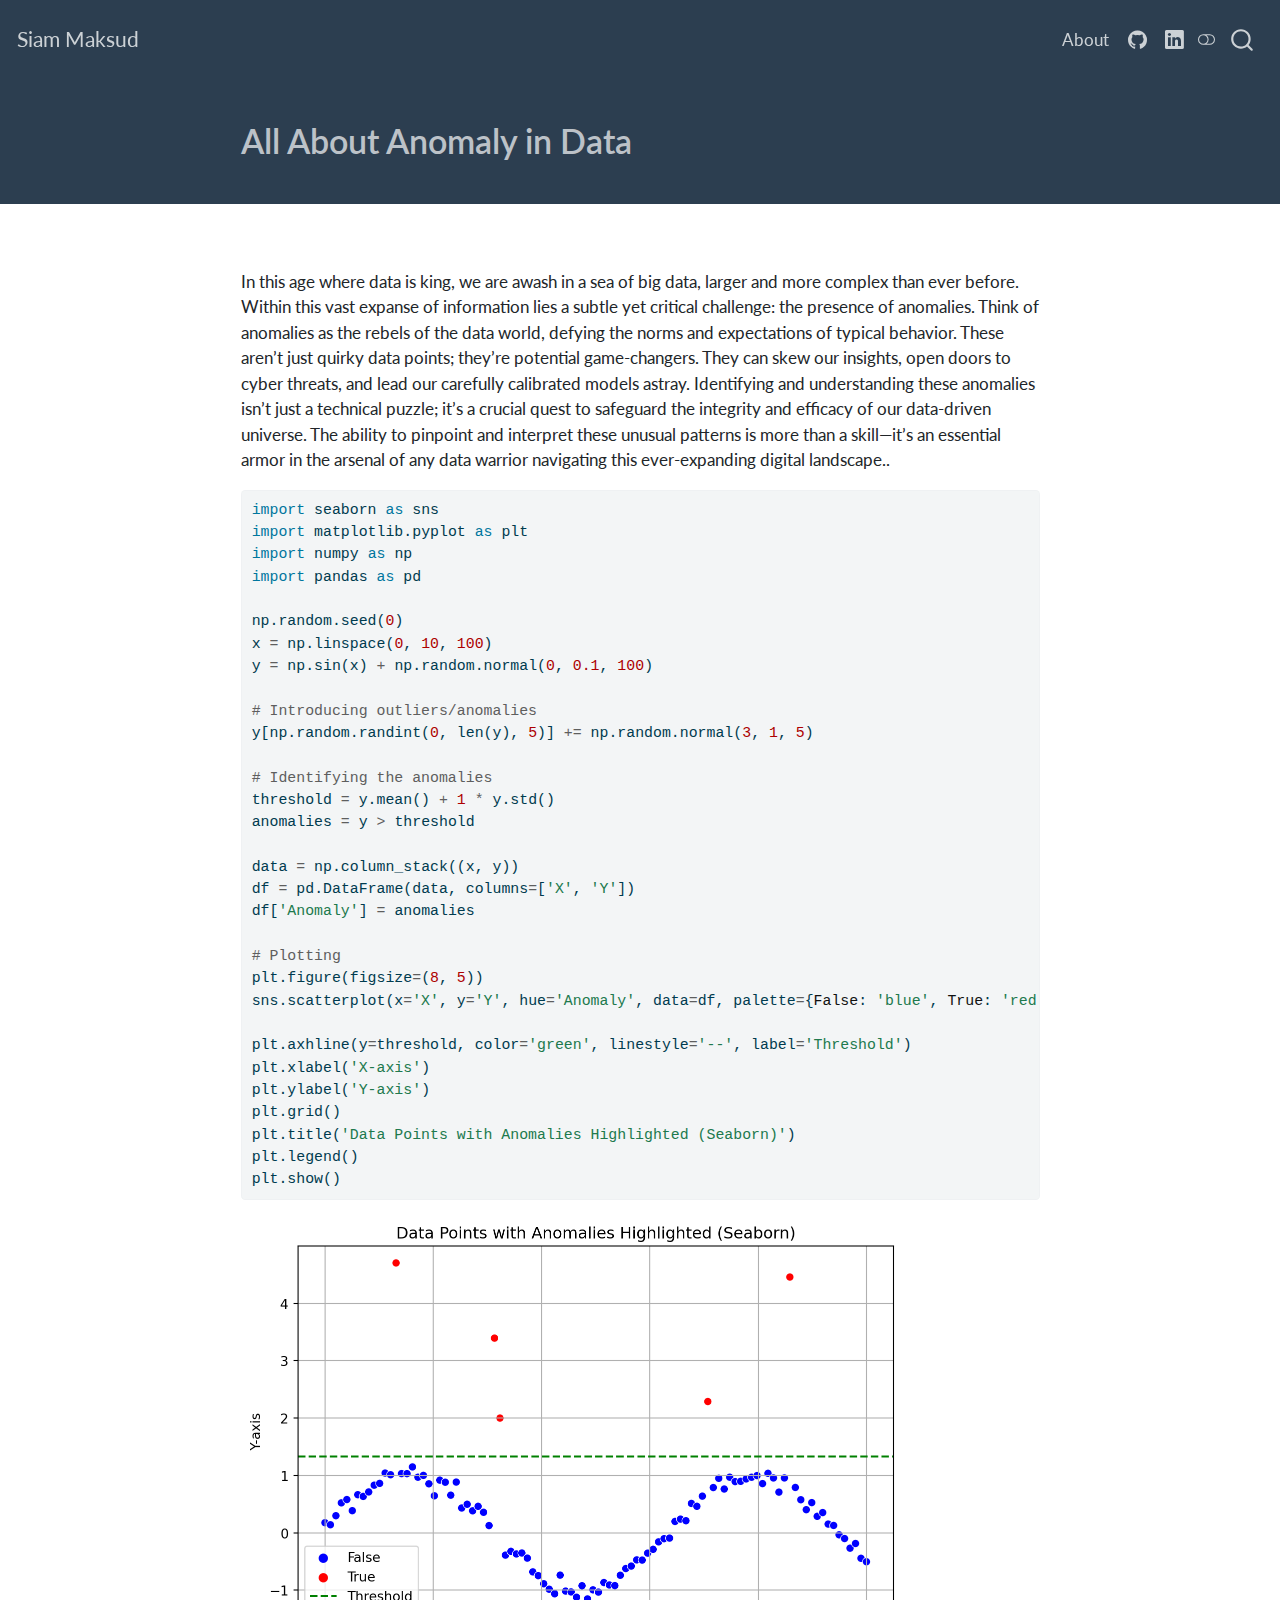
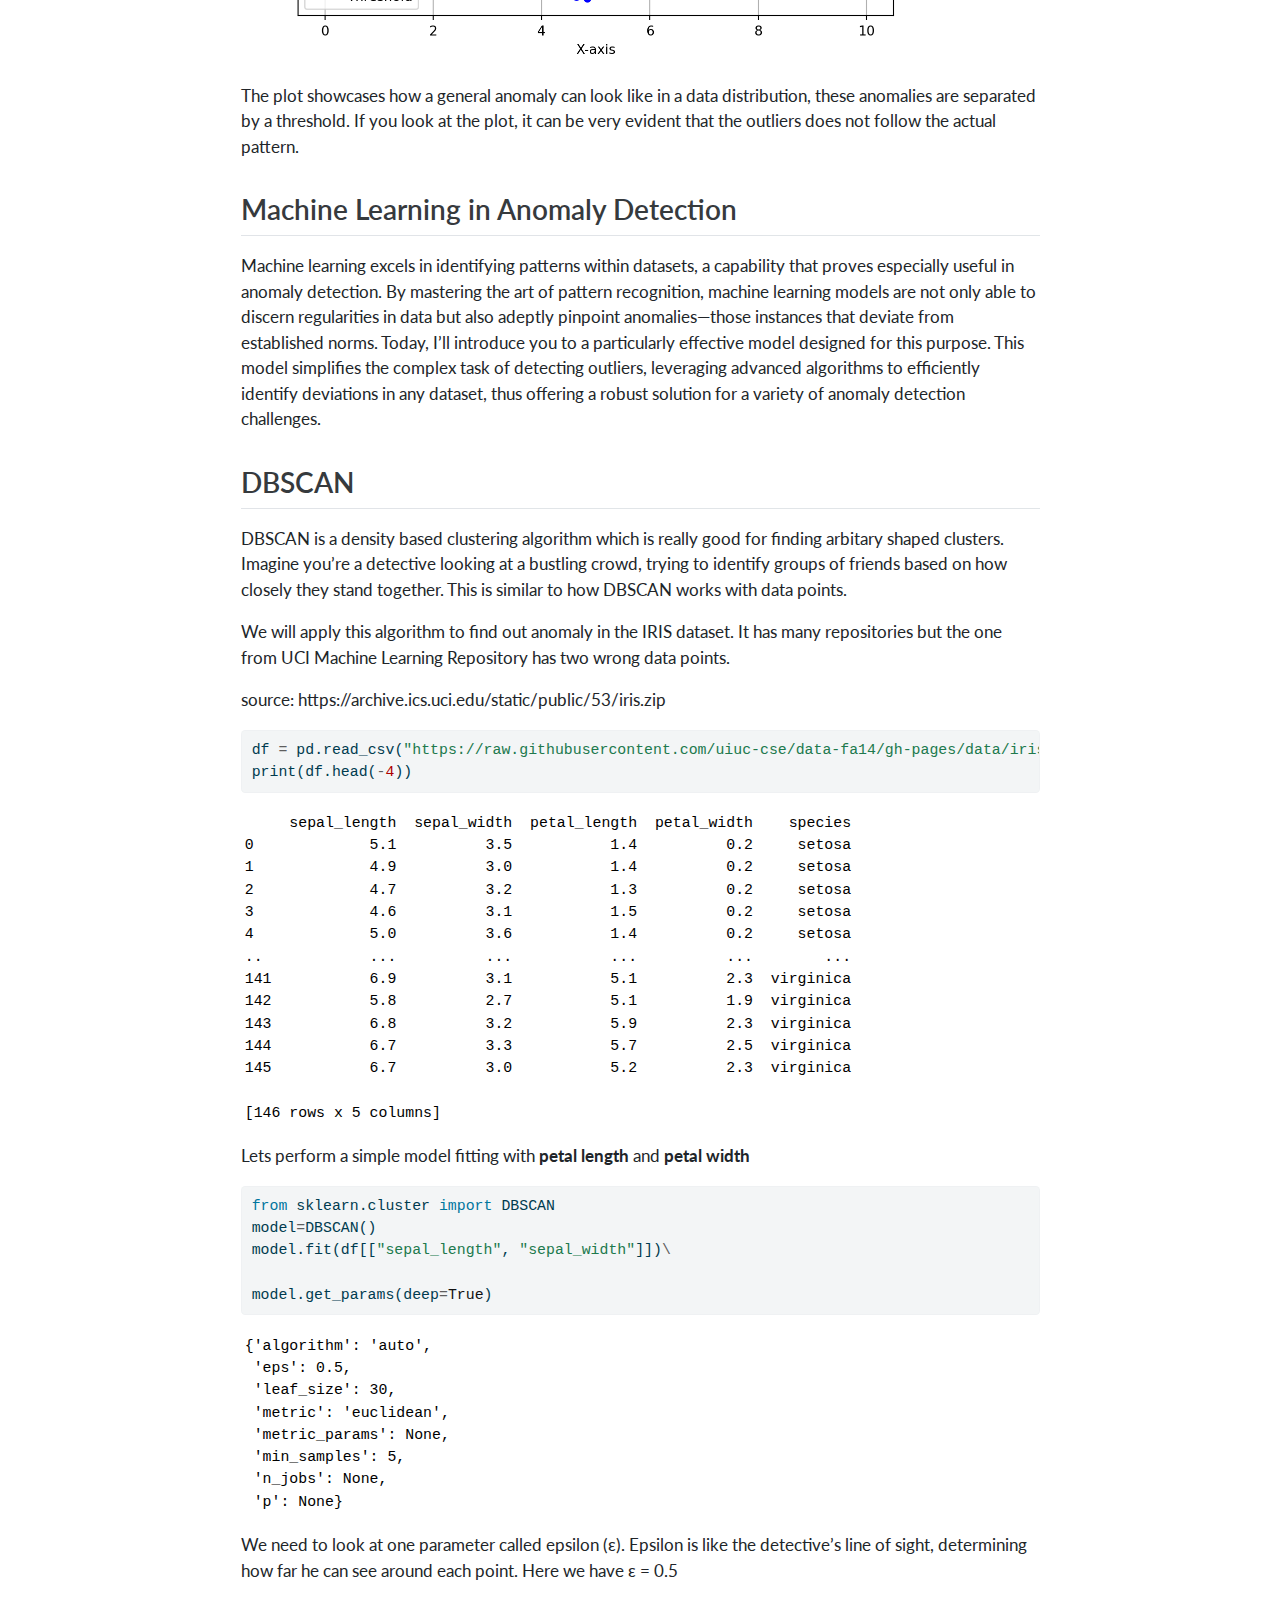
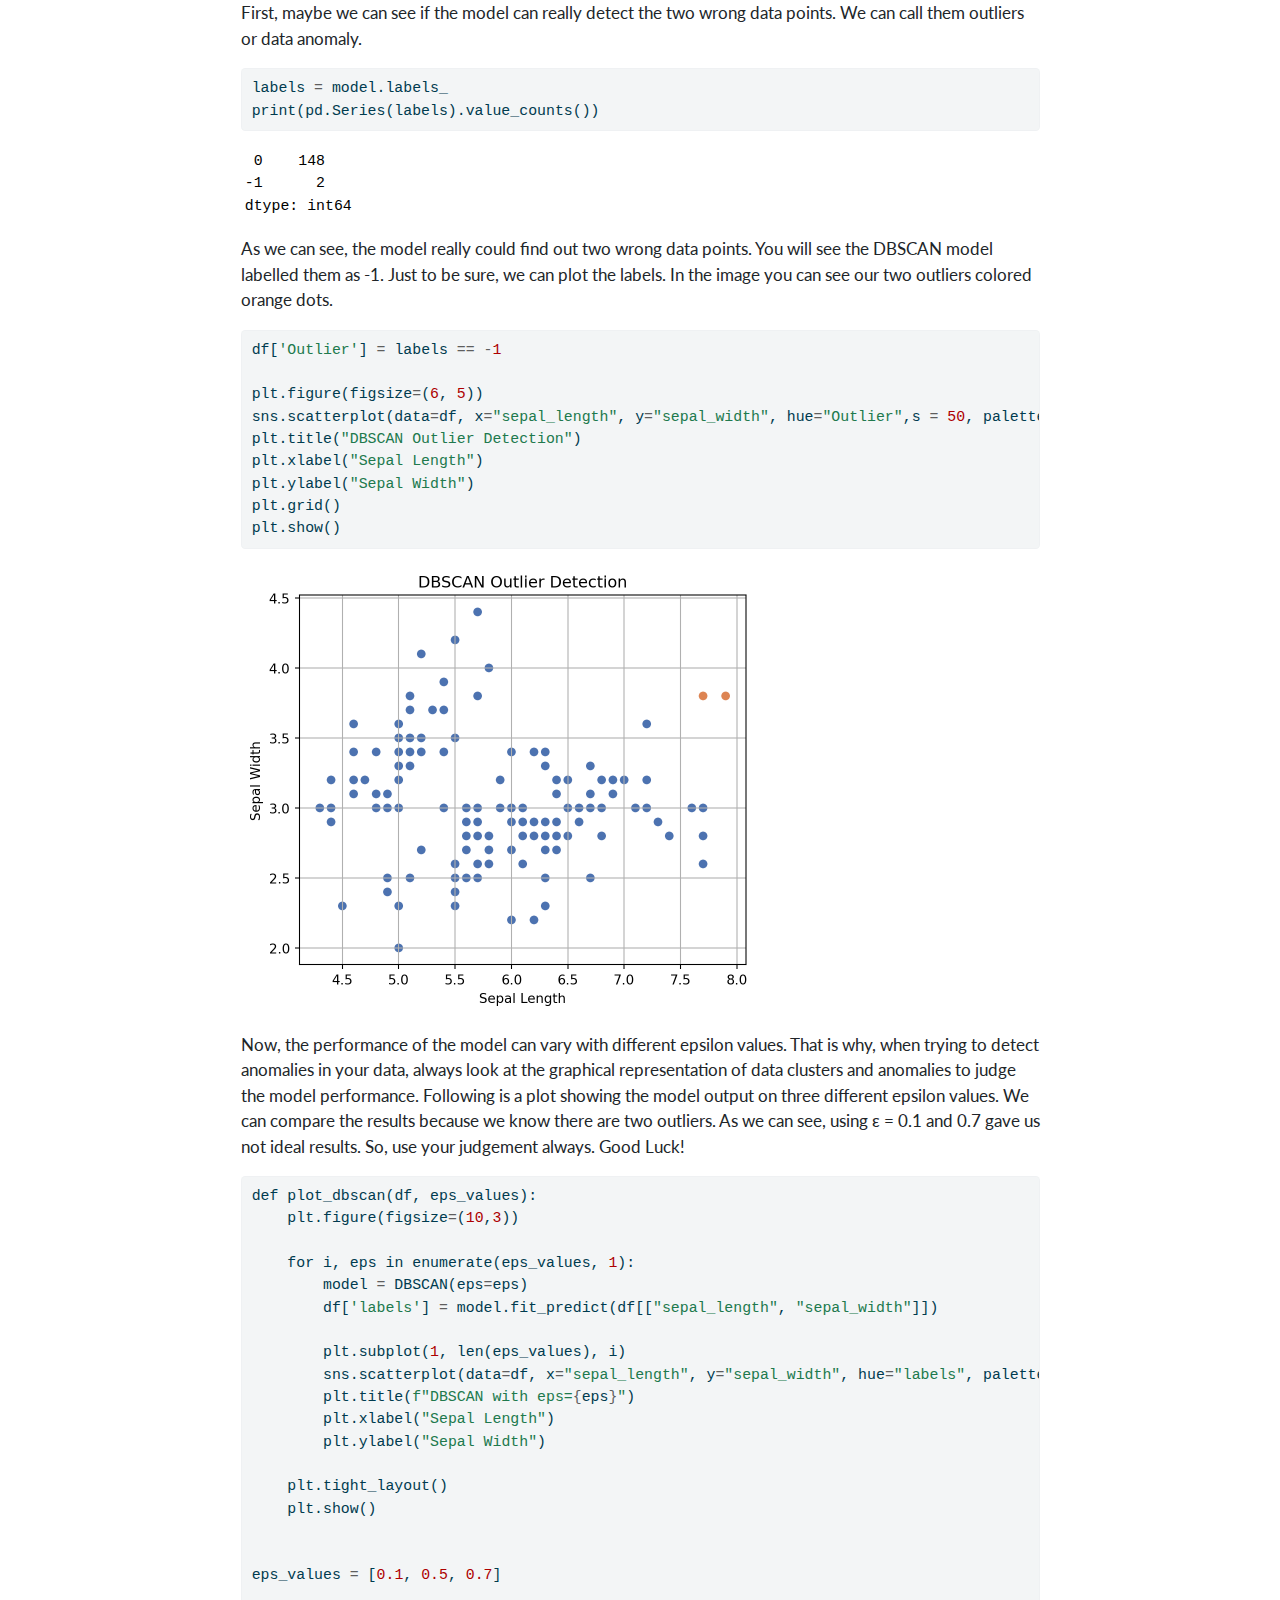
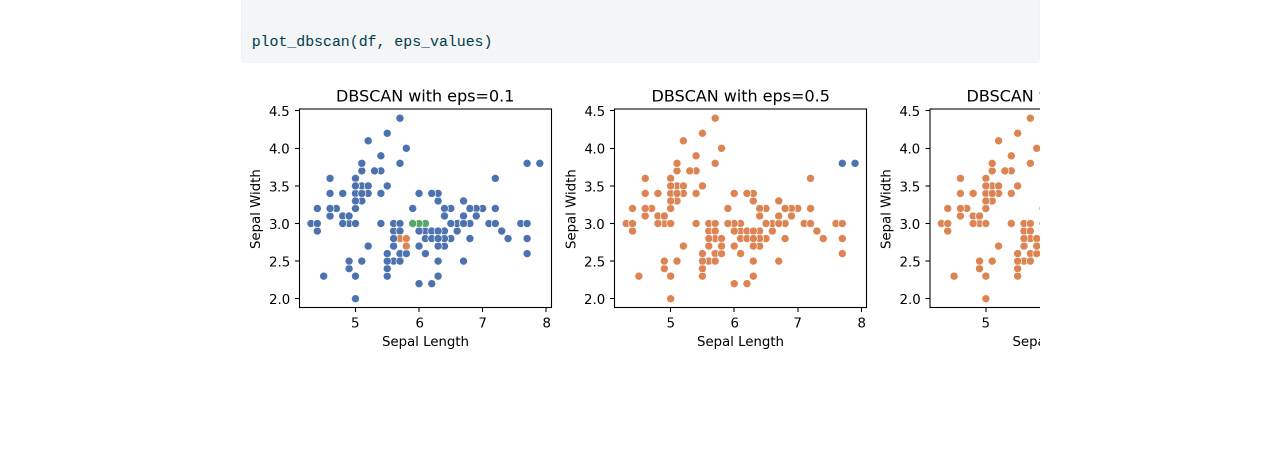
<file: docs/posts/Anomaly-Detection/index.html>
<!DOCTYPE html>
<html xmlns="http://www.w3.org/1999/xhtml" lang="en" xml:lang="en"><head>

<meta charset="utf-8">
<meta name="generator" content="quarto-1.3.450">

<meta name="viewport" content="width=device-width, initial-scale=1.0, user-scalable=yes">


<title>Siam Maksud - All About Anomaly in Data</title>
<style>
code{white-space: pre-wrap;}
span.smallcaps{font-variant: small-caps;}
div.columns{display: flex; gap: min(4vw, 1.5em);}
div.column{flex: auto; overflow-x: auto;}
div.hanging-indent{margin-left: 1.5em; text-indent: -1.5em;}
ul.task-list{list-style: none;}
ul.task-list li input[type="checkbox"] {
  width: 0.8em;
  margin: 0 0.8em 0.2em -1em; /* quarto-specific, see https://github.com/quarto-dev/quarto-cli/issues/4556 */ 
  vertical-align: middle;
}
/* CSS for syntax highlighting */
pre > code.sourceCode { white-space: pre; position: relative; }
pre > code.sourceCode > span { display: inline-block; line-height: 1.25; }
pre > code.sourceCode > span:empty { height: 1.2em; }
.sourceCode { overflow: visible; }
code.sourceCode > span { color: inherit; text-decoration: inherit; }
div.sourceCode { margin: 1em 0; }
pre.sourceCode { margin: 0; }
@media screen {
div.sourceCode { overflow: auto; }
}
@media print {
pre > code.sourceCode { white-space: pre-wrap; }
pre > code.sourceCode > span { text-indent: -5em; padding-left: 5em; }
}
pre.numberSource code
  { counter-reset: source-line 0; }
pre.numberSource code > span
  { position: relative; left: -4em; counter-increment: source-line; }
pre.numberSource code > span > a:first-child::before
  { content: counter(source-line);
    position: relative; left: -1em; text-align: right; vertical-align: baseline;
    border: none; display: inline-block;
    -webkit-touch-callout: none; -webkit-user-select: none;
    -khtml-user-select: none; -moz-user-select: none;
    -ms-user-select: none; user-select: none;
    padding: 0 4px; width: 4em;
  }
pre.numberSource { margin-left: 3em;  padding-left: 4px; }
div.sourceCode
  {   }
@media screen {
pre > code.sourceCode > span > a:first-child::before { text-decoration: underline; }
}
</style>


<script src="../../site_libs/quarto-nav/quarto-nav.js"></script>
<script src="../../site_libs/quarto-nav/headroom.min.js"></script>
<script src="../../site_libs/clipboard/clipboard.min.js"></script>
<script src="../../site_libs/quarto-search/autocomplete.umd.js"></script>
<script src="../../site_libs/quarto-search/fuse.min.js"></script>
<script src="../../site_libs/quarto-search/quarto-search.js"></script>
<meta name="quarto:offset" content="../../">
<script src="../../site_libs/quarto-html/quarto.js"></script>
<script src="../../site_libs/quarto-html/popper.min.js"></script>
<script src="../../site_libs/quarto-html/tippy.umd.min.js"></script>
<script src="../../site_libs/quarto-html/anchor.min.js"></script>
<link href="../../site_libs/quarto-html/tippy.css" rel="stylesheet">
<link href="../../site_libs/quarto-html/quarto-syntax-highlighting.css" rel="stylesheet" class="quarto-color-scheme" id="quarto-text-highlighting-styles">
<link href="../../site_libs/quarto-html/quarto-syntax-highlighting-dark.css" rel="prefetch" class="quarto-color-scheme quarto-color-alternate" id="quarto-text-highlighting-styles">
<script src="../../site_libs/bootstrap/bootstrap.min.js"></script>
<link href="../../site_libs/bootstrap/bootstrap-icons.css" rel="stylesheet">
<link href="../../site_libs/bootstrap/bootstrap.min.css" rel="stylesheet" class="quarto-color-scheme" id="quarto-bootstrap" data-mode="light">
<link href="../../site_libs/bootstrap/bootstrap-dark.min.css" rel="prefetch" class="quarto-color-scheme quarto-color-alternate" id="quarto-bootstrap" data-mode="dark">
<script id="quarto-search-options" type="application/json">{
  "location": "navbar",
  "copy-button": false,
  "collapse-after": 3,
  "panel-placement": "end",
  "type": "overlay",
  "limit": 20,
  "language": {
    "search-no-results-text": "No results",
    "search-matching-documents-text": "matching documents",
    "search-copy-link-title": "Copy link to search",
    "search-hide-matches-text": "Hide additional matches",
    "search-more-match-text": "more match in this document",
    "search-more-matches-text": "more matches in this document",
    "search-clear-button-title": "Clear",
    "search-detached-cancel-button-title": "Cancel",
    "search-submit-button-title": "Submit",
    "search-label": "Search"
  }
}</script>


<link rel="stylesheet" href="../../styles.css">
</head>

<body class="nav-fixed fullcontent">

<div id="quarto-search-results"></div>
  <header id="quarto-header" class="headroom fixed-top">
    <nav class="navbar navbar-expand-lg navbar-dark ">
      <div class="navbar-container container-fluid">
      <div class="navbar-brand-container">
    <a class="navbar-brand" href="../../index.html">
    <span class="navbar-title">Siam Maksud</span>
    </a>
  </div>
            <div id="quarto-search" class="" title="Search"></div>
          <button class="navbar-toggler" type="button" data-bs-toggle="collapse" data-bs-target="#navbarCollapse" aria-controls="navbarCollapse" aria-expanded="false" aria-label="Toggle navigation" onclick="if (window.quartoToggleHeadroom) { window.quartoToggleHeadroom(); }">
  <span class="navbar-toggler-icon"></span>
</button>
          <div class="collapse navbar-collapse" id="navbarCollapse">
            <ul class="navbar-nav navbar-nav-scroll ms-auto">
  <li class="nav-item">
    <a class="nav-link" href="../../about.html" rel="" target="">
 <span class="menu-text">About</span></a>
  </li>  
  <li class="nav-item compact">
    <a class="nav-link" href="https://github.com/siam015" rel="" target=""><i class="bi bi-github" role="img">
</i> 
 <span class="menu-text"></span></a>
  </li>  
  <li class="nav-item compact">
    <a class="nav-link" href="https://www.linkedin.com/in/siam-maksud-59780421a/" rel="" target=""><i class="bi bi-linkedin" role="img">
</i> 
 <span class="menu-text"></span></a>
  </li>  
</ul>
            <div class="quarto-navbar-tools">
  <a href="" class="quarto-color-scheme-toggle quarto-navigation-tool  px-1" onclick="window.quartoToggleColorScheme(); return false;" title="Toggle dark mode"><i class="bi"></i></a>
</div>
          </div> <!-- /navcollapse -->
      </div> <!-- /container-fluid -->
    </nav>
</header>
<!-- content -->
<header id="title-block-header" class="quarto-title-block default page-columns page-full">
  <div class="quarto-title-banner page-columns page-full">
    <div class="quarto-title column-body">
      <h1 class="title">All About Anomaly in Data</h1>
                      </div>
  </div>
    
  
  <div class="quarto-title-meta">

      
    
      
    </div>
    
  
  </header><div id="quarto-content" class="quarto-container page-columns page-rows-contents page-layout-article page-navbar">
<!-- sidebar -->
<!-- margin-sidebar -->
    
<!-- main -->
<main class="content quarto-banner-title-block" id="quarto-document-content">




<p>In this age where data is king, we are awash in a sea of big data, larger and more complex than ever before. Within this vast expanse of information lies a subtle yet critical challenge: the presence of anomalies. Think of anomalies as the rebels of the data world, defying the norms and expectations of typical behavior. These aren’t just quirky data points; they’re potential game-changers. They can skew our insights, open doors to cyber threats, and lead our carefully calibrated models astray. Identifying and understanding these anomalies isn’t just a technical puzzle; it’s a crucial quest to safeguard the integrity and efficacy of our data-driven universe. The ability to pinpoint and interpret these unusual patterns is more than a skill—it’s an essential armor in the arsenal of any data warrior navigating this ever-expanding digital landscape..</p>
<div class="cell" data-execution_count="1">
<div class="sourceCode cell-code" id="cb1"><pre class="sourceCode python code-with-copy"><code class="sourceCode python"><span id="cb1-1"><a href="#cb1-1" aria-hidden="true" tabindex="-1"></a><span class="im">import</span> seaborn <span class="im">as</span> sns</span>
<span id="cb1-2"><a href="#cb1-2" aria-hidden="true" tabindex="-1"></a><span class="im">import</span> matplotlib.pyplot <span class="im">as</span> plt</span>
<span id="cb1-3"><a href="#cb1-3" aria-hidden="true" tabindex="-1"></a><span class="im">import</span> numpy <span class="im">as</span> np</span>
<span id="cb1-4"><a href="#cb1-4" aria-hidden="true" tabindex="-1"></a><span class="im">import</span> pandas <span class="im">as</span> pd</span>
<span id="cb1-5"><a href="#cb1-5" aria-hidden="true" tabindex="-1"></a></span>
<span id="cb1-6"><a href="#cb1-6" aria-hidden="true" tabindex="-1"></a>np.random.seed(<span class="dv">0</span>)</span>
<span id="cb1-7"><a href="#cb1-7" aria-hidden="true" tabindex="-1"></a>x <span class="op">=</span> np.linspace(<span class="dv">0</span>, <span class="dv">10</span>, <span class="dv">100</span>)</span>
<span id="cb1-8"><a href="#cb1-8" aria-hidden="true" tabindex="-1"></a>y <span class="op">=</span> np.sin(x) <span class="op">+</span> np.random.normal(<span class="dv">0</span>, <span class="fl">0.1</span>, <span class="dv">100</span>)</span>
<span id="cb1-9"><a href="#cb1-9" aria-hidden="true" tabindex="-1"></a></span>
<span id="cb1-10"><a href="#cb1-10" aria-hidden="true" tabindex="-1"></a><span class="co"># Introducing outliers/anomalies</span></span>
<span id="cb1-11"><a href="#cb1-11" aria-hidden="true" tabindex="-1"></a>y[np.random.randint(<span class="dv">0</span>, <span class="bu">len</span>(y), <span class="dv">5</span>)] <span class="op">+=</span> np.random.normal(<span class="dv">3</span>, <span class="dv">1</span>, <span class="dv">5</span>)</span>
<span id="cb1-12"><a href="#cb1-12" aria-hidden="true" tabindex="-1"></a></span>
<span id="cb1-13"><a href="#cb1-13" aria-hidden="true" tabindex="-1"></a><span class="co"># Identifying the anomalies</span></span>
<span id="cb1-14"><a href="#cb1-14" aria-hidden="true" tabindex="-1"></a>threshold <span class="op">=</span> y.mean() <span class="op">+</span> <span class="dv">1</span> <span class="op">*</span> y.std()</span>
<span id="cb1-15"><a href="#cb1-15" aria-hidden="true" tabindex="-1"></a>anomalies <span class="op">=</span> y <span class="op">&gt;</span> threshold</span>
<span id="cb1-16"><a href="#cb1-16" aria-hidden="true" tabindex="-1"></a></span>
<span id="cb1-17"><a href="#cb1-17" aria-hidden="true" tabindex="-1"></a>data <span class="op">=</span> np.column_stack((x, y))</span>
<span id="cb1-18"><a href="#cb1-18" aria-hidden="true" tabindex="-1"></a>df <span class="op">=</span> pd.DataFrame(data, columns<span class="op">=</span>[<span class="st">'X'</span>, <span class="st">'Y'</span>])</span>
<span id="cb1-19"><a href="#cb1-19" aria-hidden="true" tabindex="-1"></a>df[<span class="st">'Anomaly'</span>] <span class="op">=</span> anomalies</span>
<span id="cb1-20"><a href="#cb1-20" aria-hidden="true" tabindex="-1"></a></span>
<span id="cb1-21"><a href="#cb1-21" aria-hidden="true" tabindex="-1"></a><span class="co"># Plotting </span></span>
<span id="cb1-22"><a href="#cb1-22" aria-hidden="true" tabindex="-1"></a>plt.figure(figsize<span class="op">=</span>(<span class="dv">8</span>, <span class="dv">5</span>))</span>
<span id="cb1-23"><a href="#cb1-23" aria-hidden="true" tabindex="-1"></a>sns.scatterplot(x<span class="op">=</span><span class="st">'X'</span>, y<span class="op">=</span><span class="st">'Y'</span>, hue<span class="op">=</span><span class="st">'Anomaly'</span>, data<span class="op">=</span>df, palette<span class="op">=</span>{<span class="va">False</span>: <span class="st">'blue'</span>, <span class="va">True</span>: <span class="st">'red'</span>})</span>
<span id="cb1-24"><a href="#cb1-24" aria-hidden="true" tabindex="-1"></a></span>
<span id="cb1-25"><a href="#cb1-25" aria-hidden="true" tabindex="-1"></a>plt.axhline(y<span class="op">=</span>threshold, color<span class="op">=</span><span class="st">'green'</span>, linestyle<span class="op">=</span><span class="st">'--'</span>, label<span class="op">=</span><span class="st">'Threshold'</span>)</span>
<span id="cb1-26"><a href="#cb1-26" aria-hidden="true" tabindex="-1"></a>plt.xlabel(<span class="st">'X-axis'</span>)</span>
<span id="cb1-27"><a href="#cb1-27" aria-hidden="true" tabindex="-1"></a>plt.ylabel(<span class="st">'Y-axis'</span>)</span>
<span id="cb1-28"><a href="#cb1-28" aria-hidden="true" tabindex="-1"></a>plt.grid()</span>
<span id="cb1-29"><a href="#cb1-29" aria-hidden="true" tabindex="-1"></a>plt.title(<span class="st">'Data Points with Anomalies Highlighted (Seaborn)'</span>)</span>
<span id="cb1-30"><a href="#cb1-30" aria-hidden="true" tabindex="-1"></a>plt.legend()</span>
<span id="cb1-31"><a href="#cb1-31" aria-hidden="true" tabindex="-1"></a>plt.show()</span></code><button title="Copy to Clipboard" class="code-copy-button"><i class="bi"></i></button></pre></div>
<div class="cell-output cell-output-display">
<p><img src="index_files/figure-html/cell-2-output-1.png" width="662" height="449"></p>
</div>
</div>
<p>The plot showcases how a general anomaly can look like in a data distribution, these anomalies are separated by a threshold. If you look at the plot, it can be very evident that the outliers does not follow the actual pattern.</p>
<section id="machine-learning-in-anomaly-detection" class="level2">
<h2 class="anchored" data-anchor-id="machine-learning-in-anomaly-detection">Machine Learning in Anomaly Detection</h2>
<p>Machine learning excels in identifying patterns within datasets, a capability that proves especially useful in anomaly detection. By mastering the art of pattern recognition, machine learning models are not only able to discern regularities in data but also adeptly pinpoint anomalies—those instances that deviate from established norms. Today, I’ll introduce you to a particularly effective model designed for this purpose. This model simplifies the complex task of detecting outliers, leveraging advanced algorithms to efficiently identify deviations in any dataset, thus offering a robust solution for a variety of anomaly detection challenges.</p>
</section>
<section id="dbscan" class="level2">
<h2 class="anchored" data-anchor-id="dbscan">DBSCAN</h2>
<p>DBSCAN is a density based clustering algorithm which is really good for finding arbitary shaped clusters. Imagine you’re a detective looking at a bustling crowd, trying to identify groups of friends based on how closely they stand together. This is similar to how DBSCAN works with data points.</p>
<p>We will apply this algorithm to find out anomaly in the IRIS dataset. It has many repositories but the one from UCI Machine Learning Repository has two wrong data points.</p>
<p>source: https://archive.ics.uci.edu/static/public/53/iris.zip</p>
<div class="cell" data-execution_count="2">
<div class="sourceCode cell-code" id="cb2"><pre class="sourceCode python code-with-copy"><code class="sourceCode python"><span id="cb2-1"><a href="#cb2-1" aria-hidden="true" tabindex="-1"></a>df <span class="op">=</span> pd.read_csv(<span class="st">"https://raw.githubusercontent.com/uiuc-cse/data-fa14/gh-pages/data/iris.csv"</span>)</span>
<span id="cb2-2"><a href="#cb2-2" aria-hidden="true" tabindex="-1"></a><span class="bu">print</span>(df.head(<span class="op">-</span><span class="dv">4</span>))</span></code><button title="Copy to Clipboard" class="code-copy-button"><i class="bi"></i></button></pre></div>
<div class="cell-output cell-output-stdout">
<pre><code>     sepal_length  sepal_width  petal_length  petal_width    species
0             5.1          3.5           1.4          0.2     setosa
1             4.9          3.0           1.4          0.2     setosa
2             4.7          3.2           1.3          0.2     setosa
3             4.6          3.1           1.5          0.2     setosa
4             5.0          3.6           1.4          0.2     setosa
..            ...          ...           ...          ...        ...
141           6.9          3.1           5.1          2.3  virginica
142           5.8          2.7           5.1          1.9  virginica
143           6.8          3.2           5.9          2.3  virginica
144           6.7          3.3           5.7          2.5  virginica
145           6.7          3.0           5.2          2.3  virginica

[146 rows x 5 columns]</code></pre>
</div>
</div>
<p>Lets perform a simple model fitting with <strong>petal length</strong> and <strong>petal width</strong></p>
<div class="cell" data-execution_count="3">
<div class="sourceCode cell-code" id="cb4"><pre class="sourceCode python code-with-copy"><code class="sourceCode python"><span id="cb4-1"><a href="#cb4-1" aria-hidden="true" tabindex="-1"></a><span class="im">from</span> sklearn.cluster <span class="im">import</span> DBSCAN</span>
<span id="cb4-2"><a href="#cb4-2" aria-hidden="true" tabindex="-1"></a>model<span class="op">=</span>DBSCAN()</span>
<span id="cb4-3"><a href="#cb4-3" aria-hidden="true" tabindex="-1"></a>model.fit(df[[<span class="st">"sepal_length"</span>, <span class="st">"sepal_width"</span>]])<span class="op">\</span></span>
<span id="cb4-4"><a href="#cb4-4" aria-hidden="true" tabindex="-1"></a></span>
<span id="cb4-5"><a href="#cb4-5" aria-hidden="true" tabindex="-1"></a>model.get_params(deep<span class="op">=</span><span class="va">True</span>)</span></code><button title="Copy to Clipboard" class="code-copy-button"><i class="bi"></i></button></pre></div>
<div class="cell-output cell-output-display" data-execution_count="3">
<pre><code>{'algorithm': 'auto',
 'eps': 0.5,
 'leaf_size': 30,
 'metric': 'euclidean',
 'metric_params': None,
 'min_samples': 5,
 'n_jobs': None,
 'p': None}</code></pre>
</div>
</div>
<p>We need to look at one parameter called epsilon (ε). Epsilon is like the detective’s line of sight, determining how far he can see around each point. Here we have ε = 0.5</p>
<p>First, maybe we can see if the model can really detect the two wrong data points. We can call them outliers or data anomaly.</p>
<div class="cell" data-execution_count="4">
<div class="sourceCode cell-code" id="cb6"><pre class="sourceCode python code-with-copy"><code class="sourceCode python"><span id="cb6-1"><a href="#cb6-1" aria-hidden="true" tabindex="-1"></a>labels <span class="op">=</span> model.labels_</span>
<span id="cb6-2"><a href="#cb6-2" aria-hidden="true" tabindex="-1"></a><span class="bu">print</span>(pd.Series(labels).value_counts())</span></code><button title="Copy to Clipboard" class="code-copy-button"><i class="bi"></i></button></pre></div>
<div class="cell-output cell-output-stdout">
<pre><code> 0    148
-1      2
dtype: int64</code></pre>
</div>
</div>
<p>As we can see, the model really could find out two wrong data points. You will see the DBSCAN model labelled them as -1. Just to be sure, we can plot the labels. In the image you can see our two outliers colored orange dots.</p>
<div class="cell" data-execution_count="5">
<div class="sourceCode cell-code" id="cb8"><pre class="sourceCode python code-with-copy"><code class="sourceCode python"><span id="cb8-1"><a href="#cb8-1" aria-hidden="true" tabindex="-1"></a>df[<span class="st">'Outlier'</span>] <span class="op">=</span> labels <span class="op">==</span> <span class="op">-</span><span class="dv">1</span></span>
<span id="cb8-2"><a href="#cb8-2" aria-hidden="true" tabindex="-1"></a></span>
<span id="cb8-3"><a href="#cb8-3" aria-hidden="true" tabindex="-1"></a>plt.figure(figsize<span class="op">=</span>(<span class="dv">6</span>, <span class="dv">5</span>))</span>
<span id="cb8-4"><a href="#cb8-4" aria-hidden="true" tabindex="-1"></a>sns.scatterplot(data<span class="op">=</span>df, x<span class="op">=</span><span class="st">"sepal_length"</span>, y<span class="op">=</span><span class="st">"sepal_width"</span>, hue<span class="op">=</span><span class="st">"Outlier"</span>,s <span class="op">=</span> <span class="dv">50</span>, palette<span class="op">=</span><span class="st">"deep"</span>,legend<span class="op">=</span><span class="va">False</span>)</span>
<span id="cb8-5"><a href="#cb8-5" aria-hidden="true" tabindex="-1"></a>plt.title(<span class="st">"DBSCAN Outlier Detection"</span>)</span>
<span id="cb8-6"><a href="#cb8-6" aria-hidden="true" tabindex="-1"></a>plt.xlabel(<span class="st">"Sepal Length"</span>)</span>
<span id="cb8-7"><a href="#cb8-7" aria-hidden="true" tabindex="-1"></a>plt.ylabel(<span class="st">"Sepal Width"</span>)</span>
<span id="cb8-8"><a href="#cb8-8" aria-hidden="true" tabindex="-1"></a>plt.grid()</span>
<span id="cb8-9"><a href="#cb8-9" aria-hidden="true" tabindex="-1"></a>plt.show()</span></code><button title="Copy to Clipboard" class="code-copy-button"><i class="bi"></i></button></pre></div>
<div class="cell-output cell-output-display">
<p><img src="index_files/figure-html/cell-6-output-1.png" width="516" height="449"></p>
</div>
</div>
<p>Now, the performance of the model can vary with different epsilon values. That is why, when trying to detect anomalies in your data, always look at the graphical representation of data clusters and anomalies to judge the model performance. Following is a plot showing the model output on three different epsilon values. We can compare the results because we know there are two outliers. As we can see, using ε = 0.1 and 0.7 gave us not ideal results. So, use your judgement always. Good Luck!</p>
<div class="cell" data-execution_count="6">
<div class="sourceCode cell-code" id="cb9"><pre class="sourceCode python code-with-copy"><code class="sourceCode python"><span id="cb9-1"><a href="#cb9-1" aria-hidden="true" tabindex="-1"></a><span class="kw">def</span> plot_dbscan(df, eps_values):</span>
<span id="cb9-2"><a href="#cb9-2" aria-hidden="true" tabindex="-1"></a>    plt.figure(figsize<span class="op">=</span>(<span class="dv">10</span>,<span class="dv">3</span>))</span>
<span id="cb9-3"><a href="#cb9-3" aria-hidden="true" tabindex="-1"></a></span>
<span id="cb9-4"><a href="#cb9-4" aria-hidden="true" tabindex="-1"></a>    <span class="cf">for</span> i, eps <span class="kw">in</span> <span class="bu">enumerate</span>(eps_values, <span class="dv">1</span>):</span>
<span id="cb9-5"><a href="#cb9-5" aria-hidden="true" tabindex="-1"></a>        model <span class="op">=</span> DBSCAN(eps<span class="op">=</span>eps)</span>
<span id="cb9-6"><a href="#cb9-6" aria-hidden="true" tabindex="-1"></a>        df[<span class="st">'labels'</span>] <span class="op">=</span> model.fit_predict(df[[<span class="st">"sepal_length"</span>, <span class="st">"sepal_width"</span>]])</span>
<span id="cb9-7"><a href="#cb9-7" aria-hidden="true" tabindex="-1"></a></span>
<span id="cb9-8"><a href="#cb9-8" aria-hidden="true" tabindex="-1"></a>        plt.subplot(<span class="dv">1</span>, <span class="bu">len</span>(eps_values), i)</span>
<span id="cb9-9"><a href="#cb9-9" aria-hidden="true" tabindex="-1"></a>        sns.scatterplot(data<span class="op">=</span>df, x<span class="op">=</span><span class="st">"sepal_length"</span>, y<span class="op">=</span><span class="st">"sepal_width"</span>, hue<span class="op">=</span><span class="st">"labels"</span>, palette<span class="op">=</span><span class="st">"deep"</span>, legend<span class="op">=</span><span class="va">False</span>)</span>
<span id="cb9-10"><a href="#cb9-10" aria-hidden="true" tabindex="-1"></a>        plt.title(<span class="ss">f"DBSCAN with eps=</span><span class="sc">{</span>eps<span class="sc">}</span><span class="ss">"</span>)</span>
<span id="cb9-11"><a href="#cb9-11" aria-hidden="true" tabindex="-1"></a>        plt.xlabel(<span class="st">"Sepal Length"</span>)</span>
<span id="cb9-12"><a href="#cb9-12" aria-hidden="true" tabindex="-1"></a>        plt.ylabel(<span class="st">"Sepal Width"</span>)</span>
<span id="cb9-13"><a href="#cb9-13" aria-hidden="true" tabindex="-1"></a></span>
<span id="cb9-14"><a href="#cb9-14" aria-hidden="true" tabindex="-1"></a>    plt.tight_layout()</span>
<span id="cb9-15"><a href="#cb9-15" aria-hidden="true" tabindex="-1"></a>    plt.show()</span>
<span id="cb9-16"><a href="#cb9-16" aria-hidden="true" tabindex="-1"></a></span>
<span id="cb9-17"><a href="#cb9-17" aria-hidden="true" tabindex="-1"></a></span>
<span id="cb9-18"><a href="#cb9-18" aria-hidden="true" tabindex="-1"></a>eps_values <span class="op">=</span> [<span class="fl">0.1</span>, <span class="fl">0.5</span>, <span class="fl">0.7</span>]</span>
<span id="cb9-19"><a href="#cb9-19" aria-hidden="true" tabindex="-1"></a></span>
<span id="cb9-20"><a href="#cb9-20" aria-hidden="true" tabindex="-1"></a></span>
<span id="cb9-21"><a href="#cb9-21" aria-hidden="true" tabindex="-1"></a>plot_dbscan(df, eps_values)</span></code><button title="Copy to Clipboard" class="code-copy-button"><i class="bi"></i></button></pre></div>
<div class="cell-output cell-output-display">
<p><img src="index_files/figure-html/cell-7-output-1.png" width="950" height="278"></p>
</div>
</div>


</section>

</main> <!-- /main -->
<script id="quarto-html-after-body" type="application/javascript">
window.document.addEventListener("DOMContentLoaded", function (event) {
  const toggleBodyColorMode = (bsSheetEl) => {
    const mode = bsSheetEl.getAttribute("data-mode");
    const bodyEl = window.document.querySelector("body");
    if (mode === "dark") {
      bodyEl.classList.add("quarto-dark");
      bodyEl.classList.remove("quarto-light");
    } else {
      bodyEl.classList.add("quarto-light");
      bodyEl.classList.remove("quarto-dark");
    }
  }
  const toggleBodyColorPrimary = () => {
    const bsSheetEl = window.document.querySelector("link#quarto-bootstrap");
    if (bsSheetEl) {
      toggleBodyColorMode(bsSheetEl);
    }
  }
  toggleBodyColorPrimary();  
  const disableStylesheet = (stylesheets) => {
    for (let i=0; i < stylesheets.length; i++) {
      const stylesheet = stylesheets[i];
      stylesheet.rel = 'prefetch';
    }
  }
  const enableStylesheet = (stylesheets) => {
    for (let i=0; i < stylesheets.length; i++) {
      const stylesheet = stylesheets[i];
      stylesheet.rel = 'stylesheet';
    }
  }
  const manageTransitions = (selector, allowTransitions) => {
    const els = window.document.querySelectorAll(selector);
    for (let i=0; i < els.length; i++) {
      const el = els[i];
      if (allowTransitions) {
        el.classList.remove('notransition');
      } else {
        el.classList.add('notransition');
      }
    }
  }
  const toggleColorMode = (alternate) => {
    // Switch the stylesheets
    const alternateStylesheets = window.document.querySelectorAll('link.quarto-color-scheme.quarto-color-alternate');
    manageTransitions('#quarto-margin-sidebar .nav-link', false);
    if (alternate) {
      enableStylesheet(alternateStylesheets);
      for (const sheetNode of alternateStylesheets) {
        if (sheetNode.id === "quarto-bootstrap") {
          toggleBodyColorMode(sheetNode);
        }
      }
    } else {
      disableStylesheet(alternateStylesheets);
      toggleBodyColorPrimary();
    }
    manageTransitions('#quarto-margin-sidebar .nav-link', true);
    // Switch the toggles
    const toggles = window.document.querySelectorAll('.quarto-color-scheme-toggle');
    for (let i=0; i < toggles.length; i++) {
      const toggle = toggles[i];
      if (toggle) {
        if (alternate) {
          toggle.classList.add("alternate");     
        } else {
          toggle.classList.remove("alternate");
        }
      }
    }
    // Hack to workaround the fact that safari doesn't
    // properly recolor the scrollbar when toggling (#1455)
    if (navigator.userAgent.indexOf('Safari') > 0 && navigator.userAgent.indexOf('Chrome') == -1) {
      manageTransitions("body", false);
      window.scrollTo(0, 1);
      setTimeout(() => {
        window.scrollTo(0, 0);
        manageTransitions("body", true);
      }, 40);  
    }
  }
  const isFileUrl = () => { 
    return window.location.protocol === 'file:';
  }
  const hasAlternateSentinel = () => {  
    let styleSentinel = getColorSchemeSentinel();
    if (styleSentinel !== null) {
      return styleSentinel === "alternate";
    } else {
      return false;
    }
  }
  const setStyleSentinel = (alternate) => {
    const value = alternate ? "alternate" : "default";
    if (!isFileUrl()) {
      window.localStorage.setItem("quarto-color-scheme", value);
    } else {
      localAlternateSentinel = value;
    }
  }
  const getColorSchemeSentinel = () => {
    if (!isFileUrl()) {
      const storageValue = window.localStorage.getItem("quarto-color-scheme");
      return storageValue != null ? storageValue : localAlternateSentinel;
    } else {
      return localAlternateSentinel;
    }
  }
  let localAlternateSentinel = 'default';
  // Dark / light mode switch
  window.quartoToggleColorScheme = () => {
    // Read the current dark / light value 
    let toAlternate = !hasAlternateSentinel();
    toggleColorMode(toAlternate);
    setStyleSentinel(toAlternate);
  };
  // Ensure there is a toggle, if there isn't float one in the top right
  if (window.document.querySelector('.quarto-color-scheme-toggle') === null) {
    const a = window.document.createElement('a');
    a.classList.add('top-right');
    a.classList.add('quarto-color-scheme-toggle');
    a.href = "";
    a.onclick = function() { try { window.quartoToggleColorScheme(); } catch {} return false; };
    const i = window.document.createElement("i");
    i.classList.add('bi');
    a.appendChild(i);
    window.document.body.appendChild(a);
  }
  // Switch to dark mode if need be
  if (hasAlternateSentinel()) {
    toggleColorMode(true);
  } else {
    toggleColorMode(false);
  }
  const icon = "";
  const anchorJS = new window.AnchorJS();
  anchorJS.options = {
    placement: 'right',
    icon: icon
  };
  anchorJS.add('.anchored');
  const isCodeAnnotation = (el) => {
    for (const clz of el.classList) {
      if (clz.startsWith('code-annotation-')) {                     
        return true;
      }
    }
    return false;
  }
  const clipboard = new window.ClipboardJS('.code-copy-button', {
    text: function(trigger) {
      const codeEl = trigger.previousElementSibling.cloneNode(true);
      for (const childEl of codeEl.children) {
        if (isCodeAnnotation(childEl)) {
          childEl.remove();
        }
      }
      return codeEl.innerText;
    }
  });
  clipboard.on('success', function(e) {
    // button target
    const button = e.trigger;
    // don't keep focus
    button.blur();
    // flash "checked"
    button.classList.add('code-copy-button-checked');
    var currentTitle = button.getAttribute("title");
    button.setAttribute("title", "Copied!");
    let tooltip;
    if (window.bootstrap) {
      button.setAttribute("data-bs-toggle", "tooltip");
      button.setAttribute("data-bs-placement", "left");
      button.setAttribute("data-bs-title", "Copied!");
      tooltip = new bootstrap.Tooltip(button, 
        { trigger: "manual", 
          customClass: "code-copy-button-tooltip",
          offset: [0, -8]});
      tooltip.show();    
    }
    setTimeout(function() {
      if (tooltip) {
        tooltip.hide();
        button.removeAttribute("data-bs-title");
        button.removeAttribute("data-bs-toggle");
        button.removeAttribute("data-bs-placement");
      }
      button.setAttribute("title", currentTitle);
      button.classList.remove('code-copy-button-checked');
    }, 1000);
    // clear code selection
    e.clearSelection();
  });
  function tippyHover(el, contentFn) {
    const config = {
      allowHTML: true,
      content: contentFn,
      maxWidth: 500,
      delay: 100,
      arrow: false,
      appendTo: function(el) {
          return el.parentElement;
      },
      interactive: true,
      interactiveBorder: 10,
      theme: 'quarto',
      placement: 'bottom-start'
    };
    window.tippy(el, config); 
  }
  const noterefs = window.document.querySelectorAll('a[role="doc-noteref"]');
  for (var i=0; i<noterefs.length; i++) {
    const ref = noterefs[i];
    tippyHover(ref, function() {
      // use id or data attribute instead here
      let href = ref.getAttribute('data-footnote-href') || ref.getAttribute('href');
      try { href = new URL(href).hash; } catch {}
      const id = href.replace(/^#\/?/, "");
      const note = window.document.getElementById(id);
      return note.innerHTML;
    });
  }
      let selectedAnnoteEl;
      const selectorForAnnotation = ( cell, annotation) => {
        let cellAttr = 'data-code-cell="' + cell + '"';
        let lineAttr = 'data-code-annotation="' +  annotation + '"';
        const selector = 'span[' + cellAttr + '][' + lineAttr + ']';
        return selector;
      }
      const selectCodeLines = (annoteEl) => {
        const doc = window.document;
        const targetCell = annoteEl.getAttribute("data-target-cell");
        const targetAnnotation = annoteEl.getAttribute("data-target-annotation");
        const annoteSpan = window.document.querySelector(selectorForAnnotation(targetCell, targetAnnotation));
        const lines = annoteSpan.getAttribute("data-code-lines").split(",");
        const lineIds = lines.map((line) => {
          return targetCell + "-" + line;
        })
        let top = null;
        let height = null;
        let parent = null;
        if (lineIds.length > 0) {
            //compute the position of the single el (top and bottom and make a div)
            const el = window.document.getElementById(lineIds[0]);
            top = el.offsetTop;
            height = el.offsetHeight;
            parent = el.parentElement.parentElement;
          if (lineIds.length > 1) {
            const lastEl = window.document.getElementById(lineIds[lineIds.length - 1]);
            const bottom = lastEl.offsetTop + lastEl.offsetHeight;
            height = bottom - top;
          }
          if (top !== null && height !== null && parent !== null) {
            // cook up a div (if necessary) and position it 
            let div = window.document.getElementById("code-annotation-line-highlight");
            if (div === null) {
              div = window.document.createElement("div");
              div.setAttribute("id", "code-annotation-line-highlight");
              div.style.position = 'absolute';
              parent.appendChild(div);
            }
            div.style.top = top - 2 + "px";
            div.style.height = height + 4 + "px";
            let gutterDiv = window.document.getElementById("code-annotation-line-highlight-gutter");
            if (gutterDiv === null) {
              gutterDiv = window.document.createElement("div");
              gutterDiv.setAttribute("id", "code-annotation-line-highlight-gutter");
              gutterDiv.style.position = 'absolute';
              const codeCell = window.document.getElementById(targetCell);
              const gutter = codeCell.querySelector('.code-annotation-gutter');
              gutter.appendChild(gutterDiv);
            }
            gutterDiv.style.top = top - 2 + "px";
            gutterDiv.style.height = height + 4 + "px";
          }
          selectedAnnoteEl = annoteEl;
        }
      };
      const unselectCodeLines = () => {
        const elementsIds = ["code-annotation-line-highlight", "code-annotation-line-highlight-gutter"];
        elementsIds.forEach((elId) => {
          const div = window.document.getElementById(elId);
          if (div) {
            div.remove();
          }
        });
        selectedAnnoteEl = undefined;
      };
      // Attach click handler to the DT
      const annoteDls = window.document.querySelectorAll('dt[data-target-cell]');
      for (const annoteDlNode of annoteDls) {
        annoteDlNode.addEventListener('click', (event) => {
          const clickedEl = event.target;
          if (clickedEl !== selectedAnnoteEl) {
            unselectCodeLines();
            const activeEl = window.document.querySelector('dt[data-target-cell].code-annotation-active');
            if (activeEl) {
              activeEl.classList.remove('code-annotation-active');
            }
            selectCodeLines(clickedEl);
            clickedEl.classList.add('code-annotation-active');
          } else {
            // Unselect the line
            unselectCodeLines();
            clickedEl.classList.remove('code-annotation-active');
          }
        });
      }
  const findCites = (el) => {
    const parentEl = el.parentElement;
    if (parentEl) {
      const cites = parentEl.dataset.cites;
      if (cites) {
        return {
          el,
          cites: cites.split(' ')
        };
      } else {
        return findCites(el.parentElement)
      }
    } else {
      return undefined;
    }
  };
  var bibliorefs = window.document.querySelectorAll('a[role="doc-biblioref"]');
  for (var i=0; i<bibliorefs.length; i++) {
    const ref = bibliorefs[i];
    const citeInfo = findCites(ref);
    if (citeInfo) {
      tippyHover(citeInfo.el, function() {
        var popup = window.document.createElement('div');
        citeInfo.cites.forEach(function(cite) {
          var citeDiv = window.document.createElement('div');
          citeDiv.classList.add('hanging-indent');
          citeDiv.classList.add('csl-entry');
          var biblioDiv = window.document.getElementById('ref-' + cite);
          if (biblioDiv) {
            citeDiv.innerHTML = biblioDiv.innerHTML;
          }
          popup.appendChild(citeDiv);
        });
        return popup.innerHTML;
      });
    }
  }
});
</script>
</div> <!-- /content -->



</body></html>
</file>
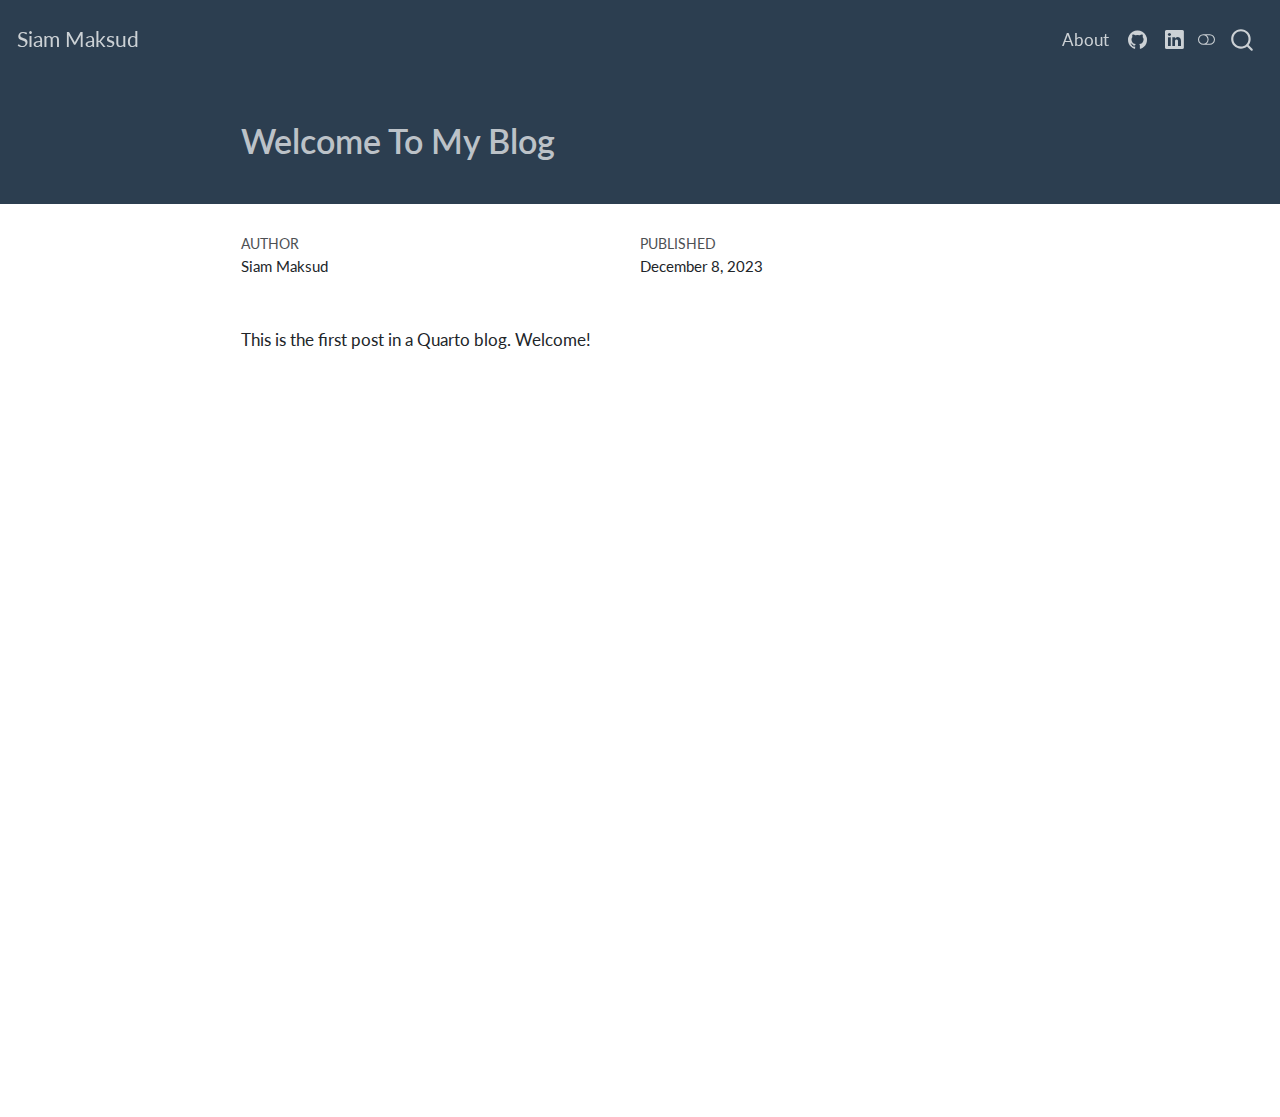
<file: docs/posts/welcome/index.html>
<!DOCTYPE html>
<html xmlns="http://www.w3.org/1999/xhtml" lang="en" xml:lang="en"><head>

<meta charset="utf-8">
<meta name="generator" content="quarto-1.3.450">

<meta name="viewport" content="width=device-width, initial-scale=1.0, user-scalable=yes">

<meta name="author" content="Siam Maksud">
<meta name="dcterms.date" content="2023-12-08">

<title>Siam Maksud - Welcome To My Blog</title>
<style>
code{white-space: pre-wrap;}
span.smallcaps{font-variant: small-caps;}
div.columns{display: flex; gap: min(4vw, 1.5em);}
div.column{flex: auto; overflow-x: auto;}
div.hanging-indent{margin-left: 1.5em; text-indent: -1.5em;}
ul.task-list{list-style: none;}
ul.task-list li input[type="checkbox"] {
  width: 0.8em;
  margin: 0 0.8em 0.2em -1em; /* quarto-specific, see https://github.com/quarto-dev/quarto-cli/issues/4556 */ 
  vertical-align: middle;
}
</style>


<script src="../../site_libs/quarto-nav/quarto-nav.js"></script>
<script src="../../site_libs/quarto-nav/headroom.min.js"></script>
<script src="../../site_libs/clipboard/clipboard.min.js"></script>
<script src="../../site_libs/quarto-search/autocomplete.umd.js"></script>
<script src="../../site_libs/quarto-search/fuse.min.js"></script>
<script src="../../site_libs/quarto-search/quarto-search.js"></script>
<meta name="quarto:offset" content="../../">
<script src="../../site_libs/quarto-html/quarto.js"></script>
<script src="../../site_libs/quarto-html/popper.min.js"></script>
<script src="../../site_libs/quarto-html/tippy.umd.min.js"></script>
<script src="../../site_libs/quarto-html/anchor.min.js"></script>
<link href="../../site_libs/quarto-html/tippy.css" rel="stylesheet">
<link href="../../site_libs/quarto-html/quarto-syntax-highlighting.css" rel="stylesheet" class="quarto-color-scheme" id="quarto-text-highlighting-styles">
<link href="../../site_libs/quarto-html/quarto-syntax-highlighting-dark.css" rel="prefetch" class="quarto-color-scheme quarto-color-alternate" id="quarto-text-highlighting-styles">
<script src="../../site_libs/bootstrap/bootstrap.min.js"></script>
<link href="../../site_libs/bootstrap/bootstrap-icons.css" rel="stylesheet">
<link href="../../site_libs/bootstrap/bootstrap.min.css" rel="stylesheet" class="quarto-color-scheme" id="quarto-bootstrap" data-mode="light">
<link href="../../site_libs/bootstrap/bootstrap-dark.min.css" rel="prefetch" class="quarto-color-scheme quarto-color-alternate" id="quarto-bootstrap" data-mode="dark">
<script id="quarto-search-options" type="application/json">{
  "location": "navbar",
  "copy-button": false,
  "collapse-after": 3,
  "panel-placement": "end",
  "type": "overlay",
  "limit": 20,
  "language": {
    "search-no-results-text": "No results",
    "search-matching-documents-text": "matching documents",
    "search-copy-link-title": "Copy link to search",
    "search-hide-matches-text": "Hide additional matches",
    "search-more-match-text": "more match in this document",
    "search-more-matches-text": "more matches in this document",
    "search-clear-button-title": "Clear",
    "search-detached-cancel-button-title": "Cancel",
    "search-submit-button-title": "Submit",
    "search-label": "Search"
  }
}</script>


<link rel="stylesheet" href="../../styles.css">
</head>

<body class="nav-fixed fullcontent">

<div id="quarto-search-results"></div>
  <header id="quarto-header" class="headroom fixed-top">
    <nav class="navbar navbar-expand-lg navbar-dark ">
      <div class="navbar-container container-fluid">
      <div class="navbar-brand-container">
    <a class="navbar-brand" href="../../index.html">
    <span class="navbar-title">Siam Maksud</span>
    </a>
  </div>
            <div id="quarto-search" class="" title="Search"></div>
          <button class="navbar-toggler" type="button" data-bs-toggle="collapse" data-bs-target="#navbarCollapse" aria-controls="navbarCollapse" aria-expanded="false" aria-label="Toggle navigation" onclick="if (window.quartoToggleHeadroom) { window.quartoToggleHeadroom(); }">
  <span class="navbar-toggler-icon"></span>
</button>
          <div class="collapse navbar-collapse" id="navbarCollapse">
            <ul class="navbar-nav navbar-nav-scroll ms-auto">
  <li class="nav-item">
    <a class="nav-link" href="../../about.html" rel="" target="">
 <span class="menu-text">About</span></a>
  </li>  
  <li class="nav-item compact">
    <a class="nav-link" href="https://github.com/siam015" rel="" target=""><i class="bi bi-github" role="img">
</i> 
 <span class="menu-text"></span></a>
  </li>  
  <li class="nav-item compact">
    <a class="nav-link" href="https://www.linkedin.com/in/siam-maksud-59780421a/" rel="" target=""><i class="bi bi-linkedin" role="img">
</i> 
 <span class="menu-text"></span></a>
  </li>  
</ul>
            <div class="quarto-navbar-tools">
  <a href="" class="quarto-color-scheme-toggle quarto-navigation-tool  px-1" onclick="window.quartoToggleColorScheme(); return false;" title="Toggle dark mode"><i class="bi"></i></a>
</div>
          </div> <!-- /navcollapse -->
      </div> <!-- /container-fluid -->
    </nav>
</header>
<!-- content -->
<header id="title-block-header" class="quarto-title-block default page-columns page-full">
  <div class="quarto-title-banner page-columns page-full">
    <div class="quarto-title column-body">
      <h1 class="title">Welcome To My Blog</h1>
                      </div>
  </div>
    
  
  <div class="quarto-title-meta">

      <div>
      <div class="quarto-title-meta-heading">Author</div>
      <div class="quarto-title-meta-contents">
               <p>Siam Maksud </p>
            </div>
    </div>
      
      <div>
      <div class="quarto-title-meta-heading">Published</div>
      <div class="quarto-title-meta-contents">
        <p class="date">December 8, 2023</p>
      </div>
    </div>
    
      
    </div>
    
  
  </header><div id="quarto-content" class="quarto-container page-columns page-rows-contents page-layout-article page-navbar">
<!-- sidebar -->
<!-- margin-sidebar -->
    
<!-- main -->
<main class="content quarto-banner-title-block" id="quarto-document-content">




<p>This is the first post in a Quarto blog. Welcome!</p>



</main> <!-- /main -->
<script id="quarto-html-after-body" type="application/javascript">
window.document.addEventListener("DOMContentLoaded", function (event) {
  const toggleBodyColorMode = (bsSheetEl) => {
    const mode = bsSheetEl.getAttribute("data-mode");
    const bodyEl = window.document.querySelector("body");
    if (mode === "dark") {
      bodyEl.classList.add("quarto-dark");
      bodyEl.classList.remove("quarto-light");
    } else {
      bodyEl.classList.add("quarto-light");
      bodyEl.classList.remove("quarto-dark");
    }
  }
  const toggleBodyColorPrimary = () => {
    const bsSheetEl = window.document.querySelector("link#quarto-bootstrap");
    if (bsSheetEl) {
      toggleBodyColorMode(bsSheetEl);
    }
  }
  toggleBodyColorPrimary();  
  const disableStylesheet = (stylesheets) => {
    for (let i=0; i < stylesheets.length; i++) {
      const stylesheet = stylesheets[i];
      stylesheet.rel = 'prefetch';
    }
  }
  const enableStylesheet = (stylesheets) => {
    for (let i=0; i < stylesheets.length; i++) {
      const stylesheet = stylesheets[i];
      stylesheet.rel = 'stylesheet';
    }
  }
  const manageTransitions = (selector, allowTransitions) => {
    const els = window.document.querySelectorAll(selector);
    for (let i=0; i < els.length; i++) {
      const el = els[i];
      if (allowTransitions) {
        el.classList.remove('notransition');
      } else {
        el.classList.add('notransition');
      }
    }
  }
  const toggleColorMode = (alternate) => {
    // Switch the stylesheets
    const alternateStylesheets = window.document.querySelectorAll('link.quarto-color-scheme.quarto-color-alternate');
    manageTransitions('#quarto-margin-sidebar .nav-link', false);
    if (alternate) {
      enableStylesheet(alternateStylesheets);
      for (const sheetNode of alternateStylesheets) {
        if (sheetNode.id === "quarto-bootstrap") {
          toggleBodyColorMode(sheetNode);
        }
      }
    } else {
      disableStylesheet(alternateStylesheets);
      toggleBodyColorPrimary();
    }
    manageTransitions('#quarto-margin-sidebar .nav-link', true);
    // Switch the toggles
    const toggles = window.document.querySelectorAll('.quarto-color-scheme-toggle');
    for (let i=0; i < toggles.length; i++) {
      const toggle = toggles[i];
      if (toggle) {
        if (alternate) {
          toggle.classList.add("alternate");     
        } else {
          toggle.classList.remove("alternate");
        }
      }
    }
    // Hack to workaround the fact that safari doesn't
    // properly recolor the scrollbar when toggling (#1455)
    if (navigator.userAgent.indexOf('Safari') > 0 && navigator.userAgent.indexOf('Chrome') == -1) {
      manageTransitions("body", false);
      window.scrollTo(0, 1);
      setTimeout(() => {
        window.scrollTo(0, 0);
        manageTransitions("body", true);
      }, 40);  
    }
  }
  const isFileUrl = () => { 
    return window.location.protocol === 'file:';
  }
  const hasAlternateSentinel = () => {  
    let styleSentinel = getColorSchemeSentinel();
    if (styleSentinel !== null) {
      return styleSentinel === "alternate";
    } else {
      return false;
    }
  }
  const setStyleSentinel = (alternate) => {
    const value = alternate ? "alternate" : "default";
    if (!isFileUrl()) {
      window.localStorage.setItem("quarto-color-scheme", value);
    } else {
      localAlternateSentinel = value;
    }
  }
  const getColorSchemeSentinel = () => {
    if (!isFileUrl()) {
      const storageValue = window.localStorage.getItem("quarto-color-scheme");
      return storageValue != null ? storageValue : localAlternateSentinel;
    } else {
      return localAlternateSentinel;
    }
  }
  let localAlternateSentinel = 'default';
  // Dark / light mode switch
  window.quartoToggleColorScheme = () => {
    // Read the current dark / light value 
    let toAlternate = !hasAlternateSentinel();
    toggleColorMode(toAlternate);
    setStyleSentinel(toAlternate);
  };
  // Ensure there is a toggle, if there isn't float one in the top right
  if (window.document.querySelector('.quarto-color-scheme-toggle') === null) {
    const a = window.document.createElement('a');
    a.classList.add('top-right');
    a.classList.add('quarto-color-scheme-toggle');
    a.href = "";
    a.onclick = function() { try { window.quartoToggleColorScheme(); } catch {} return false; };
    const i = window.document.createElement("i");
    i.classList.add('bi');
    a.appendChild(i);
    window.document.body.appendChild(a);
  }
  // Switch to dark mode if need be
  if (hasAlternateSentinel()) {
    toggleColorMode(true);
  } else {
    toggleColorMode(false);
  }
  const icon = "";
  const anchorJS = new window.AnchorJS();
  anchorJS.options = {
    placement: 'right',
    icon: icon
  };
  anchorJS.add('.anchored');
  const isCodeAnnotation = (el) => {
    for (const clz of el.classList) {
      if (clz.startsWith('code-annotation-')) {                     
        return true;
      }
    }
    return false;
  }
  const clipboard = new window.ClipboardJS('.code-copy-button', {
    text: function(trigger) {
      const codeEl = trigger.previousElementSibling.cloneNode(true);
      for (const childEl of codeEl.children) {
        if (isCodeAnnotation(childEl)) {
          childEl.remove();
        }
      }
      return codeEl.innerText;
    }
  });
  clipboard.on('success', function(e) {
    // button target
    const button = e.trigger;
    // don't keep focus
    button.blur();
    // flash "checked"
    button.classList.add('code-copy-button-checked');
    var currentTitle = button.getAttribute("title");
    button.setAttribute("title", "Copied!");
    let tooltip;
    if (window.bootstrap) {
      button.setAttribute("data-bs-toggle", "tooltip");
      button.setAttribute("data-bs-placement", "left");
      button.setAttribute("data-bs-title", "Copied!");
      tooltip = new bootstrap.Tooltip(button, 
        { trigger: "manual", 
          customClass: "code-copy-button-tooltip",
          offset: [0, -8]});
      tooltip.show();    
    }
    setTimeout(function() {
      if (tooltip) {
        tooltip.hide();
        button.removeAttribute("data-bs-title");
        button.removeAttribute("data-bs-toggle");
        button.removeAttribute("data-bs-placement");
      }
      button.setAttribute("title", currentTitle);
      button.classList.remove('code-copy-button-checked');
    }, 1000);
    // clear code selection
    e.clearSelection();
  });
  function tippyHover(el, contentFn) {
    const config = {
      allowHTML: true,
      content: contentFn,
      maxWidth: 500,
      delay: 100,
      arrow: false,
      appendTo: function(el) {
          return el.parentElement;
      },
      interactive: true,
      interactiveBorder: 10,
      theme: 'quarto',
      placement: 'bottom-start'
    };
    window.tippy(el, config); 
  }
  const noterefs = window.document.querySelectorAll('a[role="doc-noteref"]');
  for (var i=0; i<noterefs.length; i++) {
    const ref = noterefs[i];
    tippyHover(ref, function() {
      // use id or data attribute instead here
      let href = ref.getAttribute('data-footnote-href') || ref.getAttribute('href');
      try { href = new URL(href).hash; } catch {}
      const id = href.replace(/^#\/?/, "");
      const note = window.document.getElementById(id);
      return note.innerHTML;
    });
  }
      let selectedAnnoteEl;
      const selectorForAnnotation = ( cell, annotation) => {
        let cellAttr = 'data-code-cell="' + cell + '"';
        let lineAttr = 'data-code-annotation="' +  annotation + '"';
        const selector = 'span[' + cellAttr + '][' + lineAttr + ']';
        return selector;
      }
      const selectCodeLines = (annoteEl) => {
        const doc = window.document;
        const targetCell = annoteEl.getAttribute("data-target-cell");
        const targetAnnotation = annoteEl.getAttribute("data-target-annotation");
        const annoteSpan = window.document.querySelector(selectorForAnnotation(targetCell, targetAnnotation));
        const lines = annoteSpan.getAttribute("data-code-lines").split(",");
        const lineIds = lines.map((line) => {
          return targetCell + "-" + line;
        })
        let top = null;
        let height = null;
        let parent = null;
        if (lineIds.length > 0) {
            //compute the position of the single el (top and bottom and make a div)
            const el = window.document.getElementById(lineIds[0]);
            top = el.offsetTop;
            height = el.offsetHeight;
            parent = el.parentElement.parentElement;
          if (lineIds.length > 1) {
            const lastEl = window.document.getElementById(lineIds[lineIds.length - 1]);
            const bottom = lastEl.offsetTop + lastEl.offsetHeight;
            height = bottom - top;
          }
          if (top !== null && height !== null && parent !== null) {
            // cook up a div (if necessary) and position it 
            let div = window.document.getElementById("code-annotation-line-highlight");
            if (div === null) {
              div = window.document.createElement("div");
              div.setAttribute("id", "code-annotation-line-highlight");
              div.style.position = 'absolute';
              parent.appendChild(div);
            }
            div.style.top = top - 2 + "px";
            div.style.height = height + 4 + "px";
            let gutterDiv = window.document.getElementById("code-annotation-line-highlight-gutter");
            if (gutterDiv === null) {
              gutterDiv = window.document.createElement("div");
              gutterDiv.setAttribute("id", "code-annotation-line-highlight-gutter");
              gutterDiv.style.position = 'absolute';
              const codeCell = window.document.getElementById(targetCell);
              const gutter = codeCell.querySelector('.code-annotation-gutter');
              gutter.appendChild(gutterDiv);
            }
            gutterDiv.style.top = top - 2 + "px";
            gutterDiv.style.height = height + 4 + "px";
          }
          selectedAnnoteEl = annoteEl;
        }
      };
      const unselectCodeLines = () => {
        const elementsIds = ["code-annotation-line-highlight", "code-annotation-line-highlight-gutter"];
        elementsIds.forEach((elId) => {
          const div = window.document.getElementById(elId);
          if (div) {
            div.remove();
          }
        });
        selectedAnnoteEl = undefined;
      };
      // Attach click handler to the DT
      const annoteDls = window.document.querySelectorAll('dt[data-target-cell]');
      for (const annoteDlNode of annoteDls) {
        annoteDlNode.addEventListener('click', (event) => {
          const clickedEl = event.target;
          if (clickedEl !== selectedAnnoteEl) {
            unselectCodeLines();
            const activeEl = window.document.querySelector('dt[data-target-cell].code-annotation-active');
            if (activeEl) {
              activeEl.classList.remove('code-annotation-active');
            }
            selectCodeLines(clickedEl);
            clickedEl.classList.add('code-annotation-active');
          } else {
            // Unselect the line
            unselectCodeLines();
            clickedEl.classList.remove('code-annotation-active');
          }
        });
      }
  const findCites = (el) => {
    const parentEl = el.parentElement;
    if (parentEl) {
      const cites = parentEl.dataset.cites;
      if (cites) {
        return {
          el,
          cites: cites.split(' ')
        };
      } else {
        return findCites(el.parentElement)
      }
    } else {
      return undefined;
    }
  };
  var bibliorefs = window.document.querySelectorAll('a[role="doc-biblioref"]');
  for (var i=0; i<bibliorefs.length; i++) {
    const ref = bibliorefs[i];
    const citeInfo = findCites(ref);
    if (citeInfo) {
      tippyHover(citeInfo.el, function() {
        var popup = window.document.createElement('div');
        citeInfo.cites.forEach(function(cite) {
          var citeDiv = window.document.createElement('div');
          citeDiv.classList.add('hanging-indent');
          citeDiv.classList.add('csl-entry');
          var biblioDiv = window.document.getElementById('ref-' + cite);
          if (biblioDiv) {
            citeDiv.innerHTML = biblioDiv.innerHTML;
          }
          popup.appendChild(citeDiv);
        });
        return popup.innerHTML;
      });
    }
  }
});
</script>
</div> <!-- /content -->



</body></html>
</file>
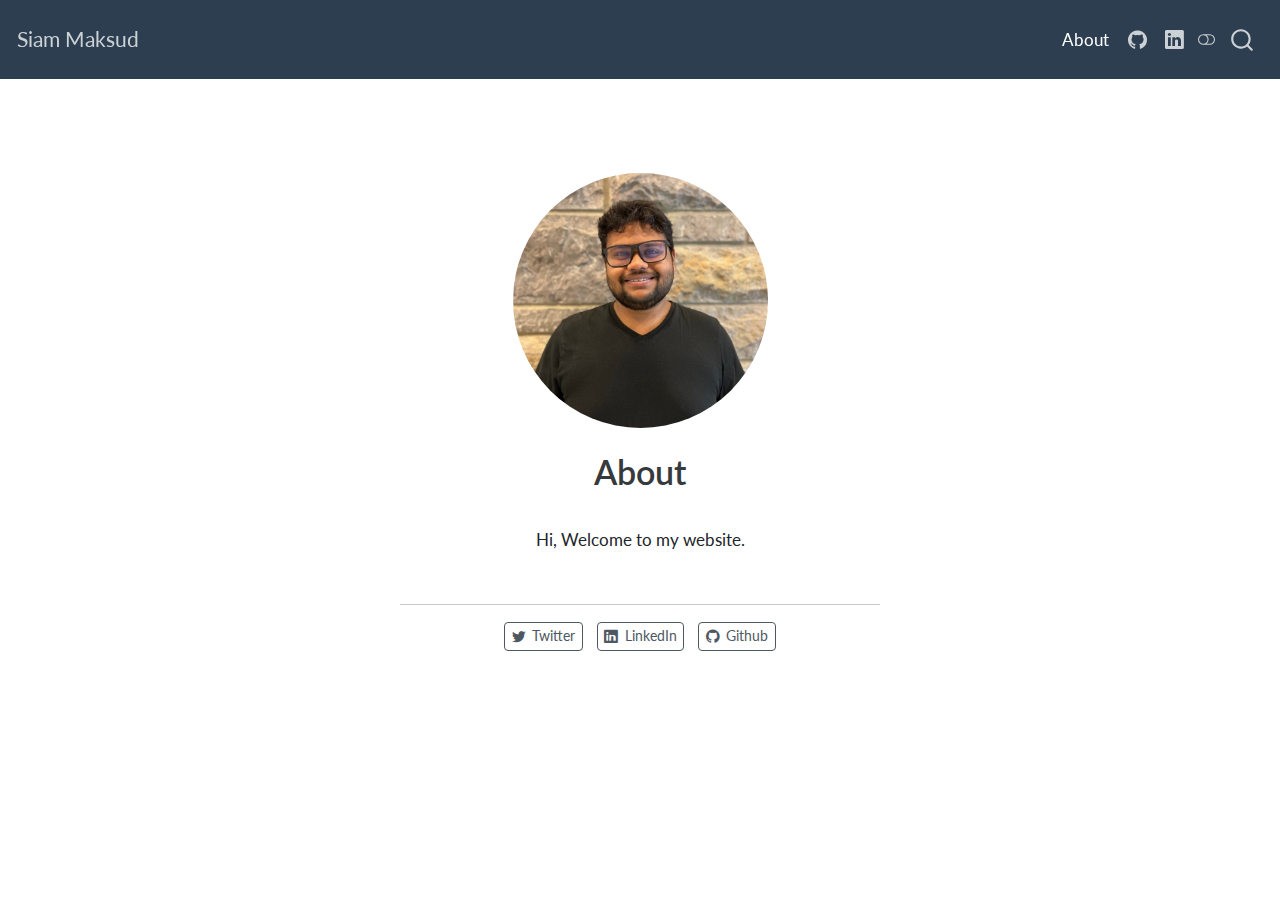
<file: docs/about.html>
<!DOCTYPE html>
<html xmlns="http://www.w3.org/1999/xhtml" lang="en" xml:lang="en"><head>

<meta charset="utf-8">
<meta name="generator" content="quarto-1.3.450">

<meta name="viewport" content="width=device-width, initial-scale=1.0, user-scalable=yes">


<title>Siam Maksud - About</title>
<style>
code{white-space: pre-wrap;}
span.smallcaps{font-variant: small-caps;}
div.columns{display: flex; gap: min(4vw, 1.5em);}
div.column{flex: auto; overflow-x: auto;}
div.hanging-indent{margin-left: 1.5em; text-indent: -1.5em;}
ul.task-list{list-style: none;}
ul.task-list li input[type="checkbox"] {
  width: 0.8em;
  margin: 0 0.8em 0.2em -1em; /* quarto-specific, see https://github.com/quarto-dev/quarto-cli/issues/4556 */ 
  vertical-align: middle;
}
</style>


<script src="site_libs/quarto-nav/quarto-nav.js"></script>
<script src="site_libs/quarto-nav/headroom.min.js"></script>
<script src="site_libs/clipboard/clipboard.min.js"></script>
<script src="site_libs/quarto-search/autocomplete.umd.js"></script>
<script src="site_libs/quarto-search/fuse.min.js"></script>
<script src="site_libs/quarto-search/quarto-search.js"></script>
<meta name="quarto:offset" content="./">
<script src="site_libs/quarto-html/quarto.js"></script>
<script src="site_libs/quarto-html/popper.min.js"></script>
<script src="site_libs/quarto-html/tippy.umd.min.js"></script>
<link href="site_libs/quarto-html/tippy.css" rel="stylesheet">
<link href="site_libs/quarto-html/quarto-syntax-highlighting.css" rel="stylesheet" class="quarto-color-scheme" id="quarto-text-highlighting-styles">
<link href="site_libs/quarto-html/quarto-syntax-highlighting-dark.css" rel="prefetch" class="quarto-color-scheme quarto-color-alternate" id="quarto-text-highlighting-styles">
<script src="site_libs/bootstrap/bootstrap.min.js"></script>
<link href="site_libs/bootstrap/bootstrap-icons.css" rel="stylesheet">
<link href="site_libs/bootstrap/bootstrap.min.css" rel="stylesheet" class="quarto-color-scheme" id="quarto-bootstrap" data-mode="light">
<link href="site_libs/bootstrap/bootstrap-dark.min.css" rel="prefetch" class="quarto-color-scheme quarto-color-alternate" id="quarto-bootstrap" data-mode="dark">
<script id="quarto-search-options" type="application/json">{
  "location": "navbar",
  "copy-button": false,
  "collapse-after": 3,
  "panel-placement": "end",
  "type": "overlay",
  "limit": 20,
  "language": {
    "search-no-results-text": "No results",
    "search-matching-documents-text": "matching documents",
    "search-copy-link-title": "Copy link to search",
    "search-hide-matches-text": "Hide additional matches",
    "search-more-match-text": "more match in this document",
    "search-more-matches-text": "more matches in this document",
    "search-clear-button-title": "Clear",
    "search-detached-cancel-button-title": "Cancel",
    "search-submit-button-title": "Submit",
    "search-label": "Search"
  }
}</script>


<link rel="stylesheet" href="styles.css">
</head>

<body class="nav-fixed fullcontent">

<div id="quarto-search-results"></div>
  <header id="quarto-header" class="headroom fixed-top">
    <nav class="navbar navbar-expand-lg navbar-dark ">
      <div class="navbar-container container-fluid">
      <div class="navbar-brand-container">
    <a class="navbar-brand" href="./index.html">
    <span class="navbar-title">Siam Maksud</span>
    </a>
  </div>
            <div id="quarto-search" class="" title="Search"></div>
          <button class="navbar-toggler" type="button" data-bs-toggle="collapse" data-bs-target="#navbarCollapse" aria-controls="navbarCollapse" aria-expanded="false" aria-label="Toggle navigation" onclick="if (window.quartoToggleHeadroom) { window.quartoToggleHeadroom(); }">
  <span class="navbar-toggler-icon"></span>
</button>
          <div class="collapse navbar-collapse" id="navbarCollapse">
            <ul class="navbar-nav navbar-nav-scroll ms-auto">
  <li class="nav-item">
    <a class="nav-link active" href="./about.html" rel="" target="" aria-current="page">
 <span class="menu-text">About</span></a>
  </li>  
  <li class="nav-item compact">
    <a class="nav-link" href="https://github.com/siam015" rel="" target=""><i class="bi bi-github" role="img">
</i> 
 <span class="menu-text"></span></a>
  </li>  
  <li class="nav-item compact">
    <a class="nav-link" href="https://www.linkedin.com/in/siam-maksud-59780421a/" rel="" target=""><i class="bi bi-linkedin" role="img">
</i> 
 <span class="menu-text"></span></a>
  </li>  
</ul>
            <div class="quarto-navbar-tools">
  <a href="" class="quarto-color-scheme-toggle quarto-navigation-tool  px-1" onclick="window.quartoToggleColorScheme(); return false;" title="Toggle dark mode"><i class="bi"></i></a>
</div>
          </div> <!-- /navcollapse -->
      </div> <!-- /container-fluid -->
    </nav>
</header>
<!-- content -->
<div id="quarto-content" class="quarto-container page-columns page-rows-contents page-layout-article page-navbar">
<!-- sidebar -->
<!-- margin-sidebar -->
    
<!-- main -->
<div class="quarto-about-jolla">
  <img src="profile.jpg" class="about-image
  round " style="height: 15em; width: 15em;">
 <header id="title-block-header" class="quarto-title-block default">
<div class="quarto-title">
<h1 class="title">About</h1>
</div>
<div class="quarto-title-meta">
  </div>
</header><main class="content" id="quarto-document-content">
<p>Hi, Welcome to my website.</p>


</main> 
  <hr class="about-sep">
   <div class="about-links">
  <a href="https://twitter.com" class="about-link" rel="" target="">
    <i class="bi bi-twitter"></i>
     <span class="about-link-text">Twitter</span>
  </a>
  <a href="https://linkedin.com" class="about-link" rel="" target="">
    <i class="bi bi-linkedin"></i>
     <span class="about-link-text">LinkedIn</span>
  </a>
  <a href="https://github.com" class="about-link" rel="" target="">
    <i class="bi bi-github"></i>
     <span class="about-link-text">Github</span>
  </a>
</div>
</div>
 <!-- /main -->
<script id="quarto-html-after-body" type="application/javascript">
window.document.addEventListener("DOMContentLoaded", function (event) {
  const toggleBodyColorMode = (bsSheetEl) => {
    const mode = bsSheetEl.getAttribute("data-mode");
    const bodyEl = window.document.querySelector("body");
    if (mode === "dark") {
      bodyEl.classList.add("quarto-dark");
      bodyEl.classList.remove("quarto-light");
    } else {
      bodyEl.classList.add("quarto-light");
      bodyEl.classList.remove("quarto-dark");
    }
  }
  const toggleBodyColorPrimary = () => {
    const bsSheetEl = window.document.querySelector("link#quarto-bootstrap");
    if (bsSheetEl) {
      toggleBodyColorMode(bsSheetEl);
    }
  }
  toggleBodyColorPrimary();  
  const disableStylesheet = (stylesheets) => {
    for (let i=0; i < stylesheets.length; i++) {
      const stylesheet = stylesheets[i];
      stylesheet.rel = 'prefetch';
    }
  }
  const enableStylesheet = (stylesheets) => {
    for (let i=0; i < stylesheets.length; i++) {
      const stylesheet = stylesheets[i];
      stylesheet.rel = 'stylesheet';
    }
  }
  const manageTransitions = (selector, allowTransitions) => {
    const els = window.document.querySelectorAll(selector);
    for (let i=0; i < els.length; i++) {
      const el = els[i];
      if (allowTransitions) {
        el.classList.remove('notransition');
      } else {
        el.classList.add('notransition');
      }
    }
  }
  const toggleColorMode = (alternate) => {
    // Switch the stylesheets
    const alternateStylesheets = window.document.querySelectorAll('link.quarto-color-scheme.quarto-color-alternate');
    manageTransitions('#quarto-margin-sidebar .nav-link', false);
    if (alternate) {
      enableStylesheet(alternateStylesheets);
      for (const sheetNode of alternateStylesheets) {
        if (sheetNode.id === "quarto-bootstrap") {
          toggleBodyColorMode(sheetNode);
        }
      }
    } else {
      disableStylesheet(alternateStylesheets);
      toggleBodyColorPrimary();
    }
    manageTransitions('#quarto-margin-sidebar .nav-link', true);
    // Switch the toggles
    const toggles = window.document.querySelectorAll('.quarto-color-scheme-toggle');
    for (let i=0; i < toggles.length; i++) {
      const toggle = toggles[i];
      if (toggle) {
        if (alternate) {
          toggle.classList.add("alternate");     
        } else {
          toggle.classList.remove("alternate");
        }
      }
    }
    // Hack to workaround the fact that safari doesn't
    // properly recolor the scrollbar when toggling (#1455)
    if (navigator.userAgent.indexOf('Safari') > 0 && navigator.userAgent.indexOf('Chrome') == -1) {
      manageTransitions("body", false);
      window.scrollTo(0, 1);
      setTimeout(() => {
        window.scrollTo(0, 0);
        manageTransitions("body", true);
      }, 40);  
    }
  }
  const isFileUrl = () => { 
    return window.location.protocol === 'file:';
  }
  const hasAlternateSentinel = () => {  
    let styleSentinel = getColorSchemeSentinel();
    if (styleSentinel !== null) {
      return styleSentinel === "alternate";
    } else {
      return false;
    }
  }
  const setStyleSentinel = (alternate) => {
    const value = alternate ? "alternate" : "default";
    if (!isFileUrl()) {
      window.localStorage.setItem("quarto-color-scheme", value);
    } else {
      localAlternateSentinel = value;
    }
  }
  const getColorSchemeSentinel = () => {
    if (!isFileUrl()) {
      const storageValue = window.localStorage.getItem("quarto-color-scheme");
      return storageValue != null ? storageValue : localAlternateSentinel;
    } else {
      return localAlternateSentinel;
    }
  }
  let localAlternateSentinel = 'default';
  // Dark / light mode switch
  window.quartoToggleColorScheme = () => {
    // Read the current dark / light value 
    let toAlternate = !hasAlternateSentinel();
    toggleColorMode(toAlternate);
    setStyleSentinel(toAlternate);
  };
  // Ensure there is a toggle, if there isn't float one in the top right
  if (window.document.querySelector('.quarto-color-scheme-toggle') === null) {
    const a = window.document.createElement('a');
    a.classList.add('top-right');
    a.classList.add('quarto-color-scheme-toggle');
    a.href = "";
    a.onclick = function() { try { window.quartoToggleColorScheme(); } catch {} return false; };
    const i = window.document.createElement("i");
    i.classList.add('bi');
    a.appendChild(i);
    window.document.body.appendChild(a);
  }
  // Switch to dark mode if need be
  if (hasAlternateSentinel()) {
    toggleColorMode(true);
  } else {
    toggleColorMode(false);
  }
  const isCodeAnnotation = (el) => {
    for (const clz of el.classList) {
      if (clz.startsWith('code-annotation-')) {                     
        return true;
      }
    }
    return false;
  }
  const clipboard = new window.ClipboardJS('.code-copy-button', {
    text: function(trigger) {
      const codeEl = trigger.previousElementSibling.cloneNode(true);
      for (const childEl of codeEl.children) {
        if (isCodeAnnotation(childEl)) {
          childEl.remove();
        }
      }
      return codeEl.innerText;
    }
  });
  clipboard.on('success', function(e) {
    // button target
    const button = e.trigger;
    // don't keep focus
    button.blur();
    // flash "checked"
    button.classList.add('code-copy-button-checked');
    var currentTitle = button.getAttribute("title");
    button.setAttribute("title", "Copied!");
    let tooltip;
    if (window.bootstrap) {
      button.setAttribute("data-bs-toggle", "tooltip");
      button.setAttribute("data-bs-placement", "left");
      button.setAttribute("data-bs-title", "Copied!");
      tooltip = new bootstrap.Tooltip(button, 
        { trigger: "manual", 
          customClass: "code-copy-button-tooltip",
          offset: [0, -8]});
      tooltip.show();    
    }
    setTimeout(function() {
      if (tooltip) {
        tooltip.hide();
        button.removeAttribute("data-bs-title");
        button.removeAttribute("data-bs-toggle");
        button.removeAttribute("data-bs-placement");
      }
      button.setAttribute("title", currentTitle);
      button.classList.remove('code-copy-button-checked');
    }, 1000);
    // clear code selection
    e.clearSelection();
  });
  function tippyHover(el, contentFn) {
    const config = {
      allowHTML: true,
      content: contentFn,
      maxWidth: 500,
      delay: 100,
      arrow: false,
      appendTo: function(el) {
          return el.parentElement;
      },
      interactive: true,
      interactiveBorder: 10,
      theme: 'quarto',
      placement: 'bottom-start'
    };
    window.tippy(el, config); 
  }
  const noterefs = window.document.querySelectorAll('a[role="doc-noteref"]');
  for (var i=0; i<noterefs.length; i++) {
    const ref = noterefs[i];
    tippyHover(ref, function() {
      // use id or data attribute instead here
      let href = ref.getAttribute('data-footnote-href') || ref.getAttribute('href');
      try { href = new URL(href).hash; } catch {}
      const id = href.replace(/^#\/?/, "");
      const note = window.document.getElementById(id);
      return note.innerHTML;
    });
  }
      let selectedAnnoteEl;
      const selectorForAnnotation = ( cell, annotation) => {
        let cellAttr = 'data-code-cell="' + cell + '"';
        let lineAttr = 'data-code-annotation="' +  annotation + '"';
        const selector = 'span[' + cellAttr + '][' + lineAttr + ']';
        return selector;
      }
      const selectCodeLines = (annoteEl) => {
        const doc = window.document;
        const targetCell = annoteEl.getAttribute("data-target-cell");
        const targetAnnotation = annoteEl.getAttribute("data-target-annotation");
        const annoteSpan = window.document.querySelector(selectorForAnnotation(targetCell, targetAnnotation));
        const lines = annoteSpan.getAttribute("data-code-lines").split(",");
        const lineIds = lines.map((line) => {
          return targetCell + "-" + line;
        })
        let top = null;
        let height = null;
        let parent = null;
        if (lineIds.length > 0) {
            //compute the position of the single el (top and bottom and make a div)
            const el = window.document.getElementById(lineIds[0]);
            top = el.offsetTop;
            height = el.offsetHeight;
            parent = el.parentElement.parentElement;
          if (lineIds.length > 1) {
            const lastEl = window.document.getElementById(lineIds[lineIds.length - 1]);
            const bottom = lastEl.offsetTop + lastEl.offsetHeight;
            height = bottom - top;
          }
          if (top !== null && height !== null && parent !== null) {
            // cook up a div (if necessary) and position it 
            let div = window.document.getElementById("code-annotation-line-highlight");
            if (div === null) {
              div = window.document.createElement("div");
              div.setAttribute("id", "code-annotation-line-highlight");
              div.style.position = 'absolute';
              parent.appendChild(div);
            }
            div.style.top = top - 2 + "px";
            div.style.height = height + 4 + "px";
            let gutterDiv = window.document.getElementById("code-annotation-line-highlight-gutter");
            if (gutterDiv === null) {
              gutterDiv = window.document.createElement("div");
              gutterDiv.setAttribute("id", "code-annotation-line-highlight-gutter");
              gutterDiv.style.position = 'absolute';
              const codeCell = window.document.getElementById(targetCell);
              const gutter = codeCell.querySelector('.code-annotation-gutter');
              gutter.appendChild(gutterDiv);
            }
            gutterDiv.style.top = top - 2 + "px";
            gutterDiv.style.height = height + 4 + "px";
          }
          selectedAnnoteEl = annoteEl;
        }
      };
      const unselectCodeLines = () => {
        const elementsIds = ["code-annotation-line-highlight", "code-annotation-line-highlight-gutter"];
        elementsIds.forEach((elId) => {
          const div = window.document.getElementById(elId);
          if (div) {
            div.remove();
          }
        });
        selectedAnnoteEl = undefined;
      };
      // Attach click handler to the DT
      const annoteDls = window.document.querySelectorAll('dt[data-target-cell]');
      for (const annoteDlNode of annoteDls) {
        annoteDlNode.addEventListener('click', (event) => {
          const clickedEl = event.target;
          if (clickedEl !== selectedAnnoteEl) {
            unselectCodeLines();
            const activeEl = window.document.querySelector('dt[data-target-cell].code-annotation-active');
            if (activeEl) {
              activeEl.classList.remove('code-annotation-active');
            }
            selectCodeLines(clickedEl);
            clickedEl.classList.add('code-annotation-active');
          } else {
            // Unselect the line
            unselectCodeLines();
            clickedEl.classList.remove('code-annotation-active');
          }
        });
      }
  const findCites = (el) => {
    const parentEl = el.parentElement;
    if (parentEl) {
      const cites = parentEl.dataset.cites;
      if (cites) {
        return {
          el,
          cites: cites.split(' ')
        };
      } else {
        return findCites(el.parentElement)
      }
    } else {
      return undefined;
    }
  };
  var bibliorefs = window.document.querySelectorAll('a[role="doc-biblioref"]');
  for (var i=0; i<bibliorefs.length; i++) {
    const ref = bibliorefs[i];
    const citeInfo = findCites(ref);
    if (citeInfo) {
      tippyHover(citeInfo.el, function() {
        var popup = window.document.createElement('div');
        citeInfo.cites.forEach(function(cite) {
          var citeDiv = window.document.createElement('div');
          citeDiv.classList.add('hanging-indent');
          citeDiv.classList.add('csl-entry');
          var biblioDiv = window.document.getElementById('ref-' + cite);
          if (biblioDiv) {
            citeDiv.innerHTML = biblioDiv.innerHTML;
          }
          popup.appendChild(citeDiv);
        });
        return popup.innerHTML;
      });
    }
  }
});
</script>
</div> <!-- /content -->



</body></html>
</file>
<file: docs/site_libs/quarto-html/tippy.css>
.tippy-box[data-animation=fade][data-state=hidden]{opacity:0}[data-tippy-root]{max-width:calc(100vw - 10px)}.tippy-box{position:relative;background-color:#333;color:#fff;border-radius:4px;font-size:14px;line-height:1.4;white-space:normal;outline:0;transition-property:transform,visibility,opacity}.tippy-box[data-placement^=top]>.tippy-arrow{bottom:0}.tippy-box[data-placement^=top]>.tippy-arrow:before{bottom:-7px;left:0;border-width:8px 8px 0;border-top-color:initial;transform-origin:center top}.tippy-box[data-placement^=bottom]>.tippy-arrow{top:0}.tippy-box[data-placement^=bottom]>.tippy-arrow:before{top:-7px;left:0;border-width:0 8px 8px;border-bottom-color:initial;transform-origin:center bottom}.tippy-box[data-placement^=left]>.tippy-arrow{right:0}.tippy-box[data-placement^=left]>.tippy-arrow:before{border-width:8px 0 8px 8px;border-left-color:initial;right:-7px;transform-origin:center left}.tippy-box[data-placement^=right]>.tippy-arrow{left:0}.tippy-box[data-placement^=right]>.tippy-arrow:before{left:-7px;border-width:8px 8px 8px 0;border-right-color:initial;transform-origin:center right}.tippy-box[data-inertia][data-state=visible]{transition-timing-function:cubic-bezier(.54,1.5,.38,1.11)}.tippy-arrow{width:16px;height:16px;color:#333}.tippy-arrow:before{content:"";position:absolute;border-color:transparent;border-style:solid}.tippy-content{position:relative;padding:5px 9px;z-index:1}
</file>
<file: docs/site_libs/quarto-html/quarto-syntax-highlighting.css>
/* quarto syntax highlight colors */
:root {
  --quarto-hl-ot-color: #003B4F;
  --quarto-hl-at-color: #657422;
  --quarto-hl-ss-color: #20794D;
  --quarto-hl-an-color: #5E5E5E;
  --quarto-hl-fu-color: #4758AB;
  --quarto-hl-st-color: #20794D;
  --quarto-hl-cf-color: #003B4F;
  --quarto-hl-op-color: #5E5E5E;
  --quarto-hl-er-color: #AD0000;
  --quarto-hl-bn-color: #AD0000;
  --quarto-hl-al-color: #AD0000;
  --quarto-hl-va-color: #111111;
  --quarto-hl-bu-color: inherit;
  --quarto-hl-ex-color: inherit;
  --quarto-hl-pp-color: #AD0000;
  --quarto-hl-in-color: #5E5E5E;
  --quarto-hl-vs-color: #20794D;
  --quarto-hl-wa-color: #5E5E5E;
  --quarto-hl-do-color: #5E5E5E;
  --quarto-hl-im-color: #00769E;
  --quarto-hl-ch-color: #20794D;
  --quarto-hl-dt-color: #AD0000;
  --quarto-hl-fl-color: #AD0000;
  --quarto-hl-co-color: #5E5E5E;
  --quarto-hl-cv-color: #5E5E5E;
  --quarto-hl-cn-color: #8f5902;
  --quarto-hl-sc-color: #5E5E5E;
  --quarto-hl-dv-color: #AD0000;
  --quarto-hl-kw-color: #003B4F;
}

/* other quarto variables */
:root {
  --quarto-font-monospace: SFMono-Regular, Menlo, Monaco, Consolas, "Liberation Mono", "Courier New", monospace;
}

pre > code.sourceCode > span {
  color: #003B4F;
}

code span {
  color: #003B4F;
}

code.sourceCode > span {
  color: #003B4F;
}

div.sourceCode,
div.sourceCode pre.sourceCode {
  color: #003B4F;
}

code span.ot {
  color: #003B4F;
  font-style: inherit;
}

code span.at {
  color: #657422;
  font-style: inherit;
}

code span.ss {
  color: #20794D;
  font-style: inherit;
}

code span.an {
  color: #5E5E5E;
  font-style: inherit;
}

code span.fu {
  color: #4758AB;
  font-style: inherit;
}

code span.st {
  color: #20794D;
  font-style: inherit;
}

code span.cf {
  color: #003B4F;
  font-style: inherit;
}

code span.op {
  color: #5E5E5E;
  font-style: inherit;
}

code span.er {
  color: #AD0000;
  font-style: inherit;
}

code span.bn {
  color: #AD0000;
  font-style: inherit;
}

code span.al {
  color: #AD0000;
  font-style: inherit;
}

code span.va {
  color: #111111;
  font-style: inherit;
}

code span.bu {
  font-style: inherit;
}

code span.ex {
  font-style: inherit;
}

code span.pp {
  color: #AD0000;
  font-style: inherit;
}

code span.in {
  color: #5E5E5E;
  font-style: inherit;
}

code span.vs {
  color: #20794D;
  font-style: inherit;
}

code span.wa {
  color: #5E5E5E;
  font-style: italic;
}

code span.do {
  color: #5E5E5E;
  font-style: italic;
}

code span.im {
  color: #00769E;
  font-style: inherit;
}

code span.ch {
  color: #20794D;
  font-style: inherit;
}

code span.dt {
  color: #AD0000;
  font-style: inherit;
}

code span.fl {
  color: #AD0000;
  font-style: inherit;
}

code span.co {
  color: #5E5E5E;
  font-style: inherit;
}

code span.cv {
  color: #5E5E5E;
  font-style: italic;
}

code span.cn {
  color: #8f5902;
  font-style: inherit;
}

code span.sc {
  color: #5E5E5E;
  font-style: inherit;
}

code span.dv {
  color: #AD0000;
  font-style: inherit;
}

code span.kw {
  color: #003B4F;
  font-style: inherit;
}

.prevent-inlining {
  content: "</";
}

/*# sourceMappingURL=debc5d5d77c3f9108843748ff7464032.css.map */
</file>
<file: docs/site_libs/quarto-html/quarto-syntax-highlighting-dark.css>
/* quarto syntax highlight colors */
:root {
  --quarto-hl-al-color: #f07178;
  --quarto-hl-an-color: #d4d0ab;
  --quarto-hl-at-color: #00e0e0;
  --quarto-hl-bn-color: #d4d0ab;
  --quarto-hl-bu-color: #abe338;
  --quarto-hl-ch-color: #abe338;
  --quarto-hl-co-color: #f8f8f2;
  --quarto-hl-cv-color: #ffd700;
  --quarto-hl-cn-color: #ffd700;
  --quarto-hl-cf-color: #ffa07a;
  --quarto-hl-dt-color: #ffa07a;
  --quarto-hl-dv-color: #d4d0ab;
  --quarto-hl-do-color: #f8f8f2;
  --quarto-hl-er-color: #f07178;
  --quarto-hl-ex-color: #00e0e0;
  --quarto-hl-fl-color: #d4d0ab;
  --quarto-hl-fu-color: #ffa07a;
  --quarto-hl-im-color: #abe338;
  --quarto-hl-in-color: #d4d0ab;
  --quarto-hl-kw-color: #ffa07a;
  --quarto-hl-op-color: #ffa07a;
  --quarto-hl-ot-color: #00e0e0;
  --quarto-hl-pp-color: #dcc6e0;
  --quarto-hl-re-color: #00e0e0;
  --quarto-hl-sc-color: #abe338;
  --quarto-hl-ss-color: #abe338;
  --quarto-hl-st-color: #abe338;
  --quarto-hl-va-color: #00e0e0;
  --quarto-hl-vs-color: #abe338;
  --quarto-hl-wa-color: #dcc6e0;
}

/* other quarto variables */
:root {
  --quarto-font-monospace: SFMono-Regular, Menlo, Monaco, Consolas, "Liberation Mono", "Courier New", monospace;
}

code span.al {
  background-color: #2a0f15;
  font-weight: bold;
  color: #f07178;
}

code span.an {
  color: #d4d0ab;
}

code span.at {
  color: #00e0e0;
}

code span.bn {
  color: #d4d0ab;
}

code span.bu {
  color: #abe338;
}

code span.ch {
  color: #abe338;
}

code span.co {
  font-style: italic;
  color: #f8f8f2;
}

code span.cv {
  color: #ffd700;
}

code span.cn {
  color: #ffd700;
}

code span.cf {
  font-weight: bold;
  color: #ffa07a;
}

code span.dt {
  color: #ffa07a;
}

code span.dv {
  color: #d4d0ab;
}

code span.do {
  color: #f8f8f2;
}

code span.er {
  color: #f07178;
  text-decoration: underline;
}

code span.ex {
  font-weight: bold;
  color: #00e0e0;
}

code span.fl {
  color: #d4d0ab;
}

code span.fu {
  color: #ffa07a;
}

code span.im {
  color: #abe338;
}

code span.in {
  color: #d4d0ab;
}

code span.kw {
  font-weight: bold;
  color: #ffa07a;
}

pre > code.sourceCode > span {
  color: #f8f8f2;
}

code span {
  color: #f8f8f2;
}

code.sourceCode > span {
  color: #f8f8f2;
}

div.sourceCode,
div.sourceCode pre.sourceCode {
  color: #f8f8f2;
}

code span.op {
  color: #ffa07a;
}

code span.ot {
  color: #00e0e0;
}

code span.pp {
  color: #dcc6e0;
}

code span.re {
  background-color: #f8f8f2;
  color: #00e0e0;
}

code span.sc {
  color: #abe338;
}

code span.ss {
  color: #abe338;
}

code span.st {
  color: #abe338;
}

code span.va {
  color: #00e0e0;
}

code span.vs {
  color: #abe338;
}

code span.wa {
  color: #dcc6e0;
}

.prevent-inlining {
  content: "</";
}

/*# sourceMappingURL=935a306eefa94366c21e1a970dddb765.css.map */
</file>
<file: docs/styles.css>
/* css styles */

.justify-text {
    text-align: justify;
}
</file>
